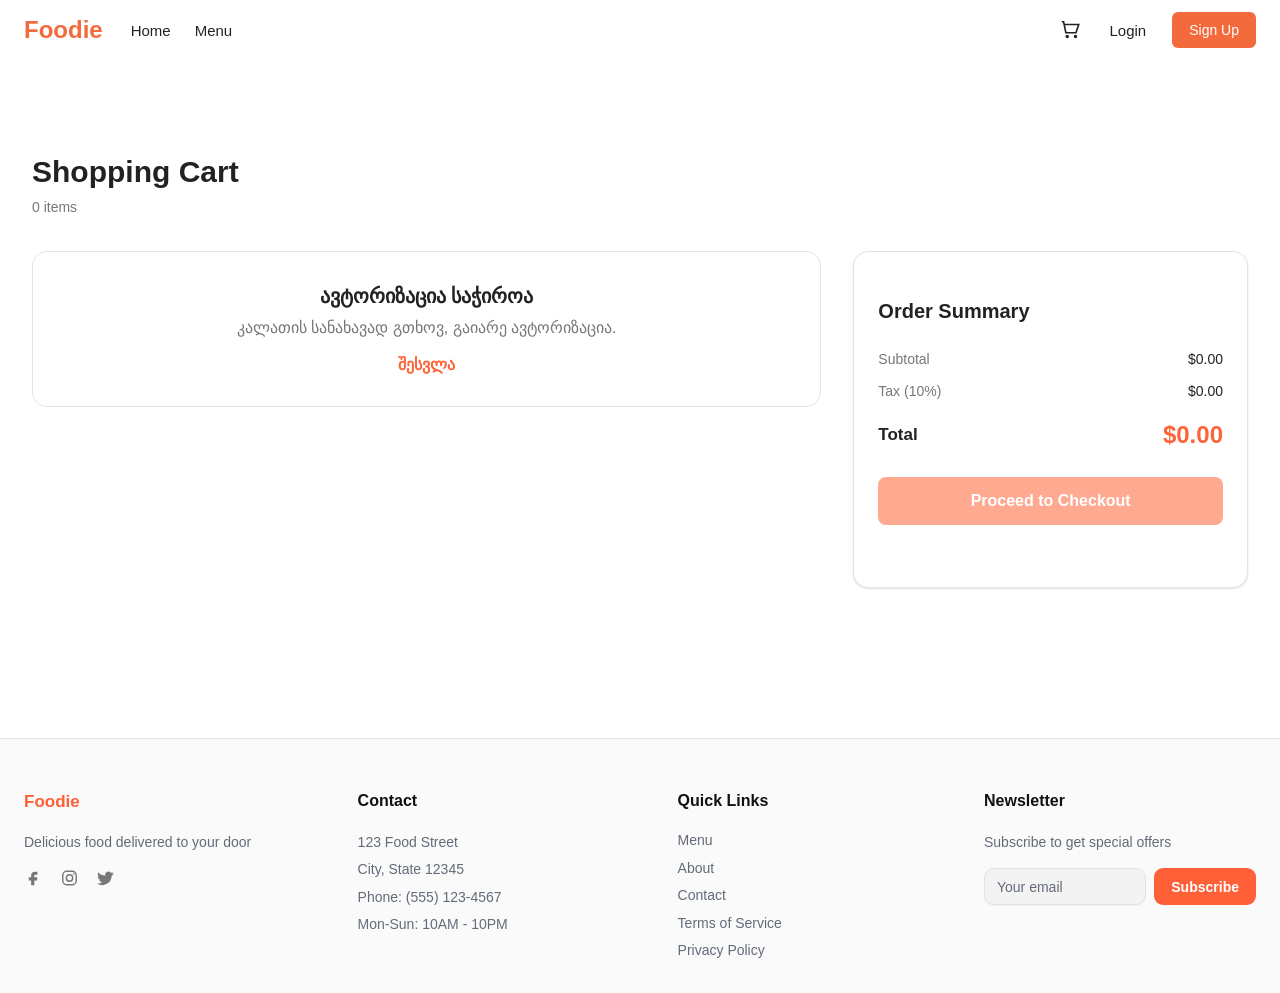
<file: pro1ject/cart.html>
<!DOCTYPE html>
<html lang="en">
<head>
    <meta charset="UTF-8">
    <meta name="viewport" content="width=device-width, initial-scale=1.0">
    <title>Document</title>
  
    <script src="./cart.js" defer></script>

    <link rel="stylesheet" href="./cart.css">
    <link rel="stylesheet" href="./style.css">
</head>
<body>
     <header class="navbar">
        <div class="nav-container">
            <a href="./index.html" class="logo">Foodie</a>

            <nav class="nav-links">
                <a href="./index.html">Home</a>
                <a href="./menu.html">Menu</a>
            </nav>

            <div class="nav-right">
                <a href="#" class="cart" aria-label="Shopping cart">
                    <svg viewBox="0 0 24 24" fill="none"
                         stroke="currentColor" stroke-width="1.8">
                        <path d="M3 3h2l2.5 12h11l3-9H6"/>
                        <circle cx="9" cy="19" r="1"/>
                        <circle cx="18" cy="19" r="1"/>
                    </svg>
                    <span class="cart-count" id="cart-count" aria-live="polite" hidden></span>
                </a>

                <a href="./login.html"  id="loginBtn" class="login">Login</a>
                <a href="./register.html" id="signupBtn" class="signup">Sign Up</a>
                
          <a href="./profile.html" class="profile" id="profileBtn"style="display: none;" aria-label="Profile">
                <svg xmlns="http://www.w3.org/2000/svg"
                width="23" height="23" viewBox="0 0 24 24"
                fill="none" stroke="currentColor"stroke-width="2" stroke-linecap="round"stroke-linejoin="round">
                <circle cx="12" cy="8" r="4"></circle>
                <path d="M5 21v-2a7 7 0 0 1 14 0v2"></path>
    </svg>
</a>
            </div>
        </div>

    </header>





</head>
<body>
  <main class="cart-page">
    <header class="cart-header">
      <h1>Shopping Cart</h1>
      <p id="items-count">0 items</p>
    </header>

    <div class="cart-layout">
      <section
        id="cart-container"
        class="cart-items"
        aria-label="Shopping cart items"
      >
        <p class="cart-message">Loading cart...</p>
      </section>

      <aside class="order-summary">
        <h2>Order Summary</h2>

        <div class="summary-row">
          <span>Subtotal</span>
          <span id="subtotal">$0.00</span>
        </div>

        <div class="summary-row">
          <span>Tax (10%)</span>
          <span id="tax">$0.00</span>
        </div>

        <div class="summary-row total-row">
          <strong>Total</strong>
          <strong id="total">$0.00</strong>
        </div>

        <button id="checkout-btn" class="checkout-btn">
          Proceed to Checkout
        </button>

        <p id="checkout-message" class="checkout-message"></p>
      </aside>
    </div>
  </main>








































    <footer class="site-footer">
  <div class="footer-container">

   
    <section class="footer-column footer-brand" aria-label="About Foodie">
      <h2 class="footer-logo">Foodie</h2>

      <p class="footer-description">
        Delicious food delivered to your door
      </p>

      <nav class="social-links" aria-label="Social media">
        <a
          href="https://www.facebook.com/"
          target="_blank"
          rel="noopener noreferrer"
          aria-label="Facebook"
        >
          <svg viewBox="0 0 24 24" aria-hidden="true">
            <path d="M14 8h3V4h-3c-3.3 0-5 2-5 5v2H6v4h3v6h4v-6h3.3l.7-4h-4V9c0-.7.3-1 1-1Z"/>
          </svg>
        </a>

        <a
          href="https://www.instagram.com/"
          target="_blank"
          rel="noopener noreferrer"
          aria-label="Instagram"
        >
          <svg viewBox="0 0 24 24" aria-hidden="true">
            <rect x="3.5" y="3.5" width="17" height="17" rx="5"/>
            <circle cx="12" cy="12" r="4"/>
            <circle class="icon-dot" cx="17.5" cy="6.8" r="1"/>
          </svg>
        </a>

        <a
          href="https://x.com/"
          target="_blank"
          rel="noopener noreferrer"
          aria-label="X (Twitter)"
        >
          <svg viewBox="0 0 24 24" aria-hidden="true">
            <path d="M22 5.9a8 8 0 0 1-2.4.7 4.2 4.2 0 0 0 1.8-2.3 8.4 8.4 0 0 1-2.7 1 4.2 4.2 0 0 0-7.2 3.8A11.9 11.9 0 0 1 2.9 4.8a4.2 4.2 0 0 0 1.3 5.6 4.1 4.1 0 0 1-1.9-.5v.1a4.2 4.2 0 0 0 3.4 4.1 4.2 4.2 0 0 1-1.9.1 4.2 4.2 0 0 0 3.9 2.9A8.4 8.4 0 0 1 1.5 19a11.9 11.9 0 0 0 18.3-10 8.5 8.5 0 0 0 2.2-2.2Z"/>
          </svg>
        </a>
      </nav>
    </section>


    <section class="footer-column" aria-labelledby="footer-contact">
      <h3 class="footer-heading" id="footer-contact">Contact</h3>

      <address class="contact-details">
        <p>123 Food Street</p>
        <p>City, State 12345</p>
        <p>
          Phone:
          <a href="tel:+15551234567">(555) 123-4567</a>
        </p>
        <p>Mon-Sun: 10AM - 10PM</p>
      </address>
    </section>


    <nav class="footer-column" aria-labelledby="footer-quick-links">
      <h3 class="footer-heading" id="footer-quick-links">
        Quick Links
      </h3>

      <ul class="footer-links">
        <li><a href="#">Menu</a></li>
        <li><a href="#">About</a></li>
        <li><a href="#">Contact</a></li>
        <li><a href="#">Terms of Service</a></li>
        <li><a href="#">Privacy Policy</a></li>
      </ul>
    </nav>


    <section class="footer-column" aria-labelledby="footer-newsletter">
      <h3 class="footer-heading" id="footer-newsletter">
        Newsletter
      </h3>

      <p class="newsletter-description">
        Subscribe to get special offers
      </p>

      <form class="newsletter-form" action="#" method="post">
        <label class="visually-hidden" for="newsletter-email">
          Your email
        </label>

        <input
          id="newsletter-email"
          name="email"
          type="email"
          placeholder="Your email"
          autocomplete="email"
          required
        />

        <button type="submit">Subscribe</button>
      </form>
    </section>

  </div>
</footer>

</body>
</html>
</file>
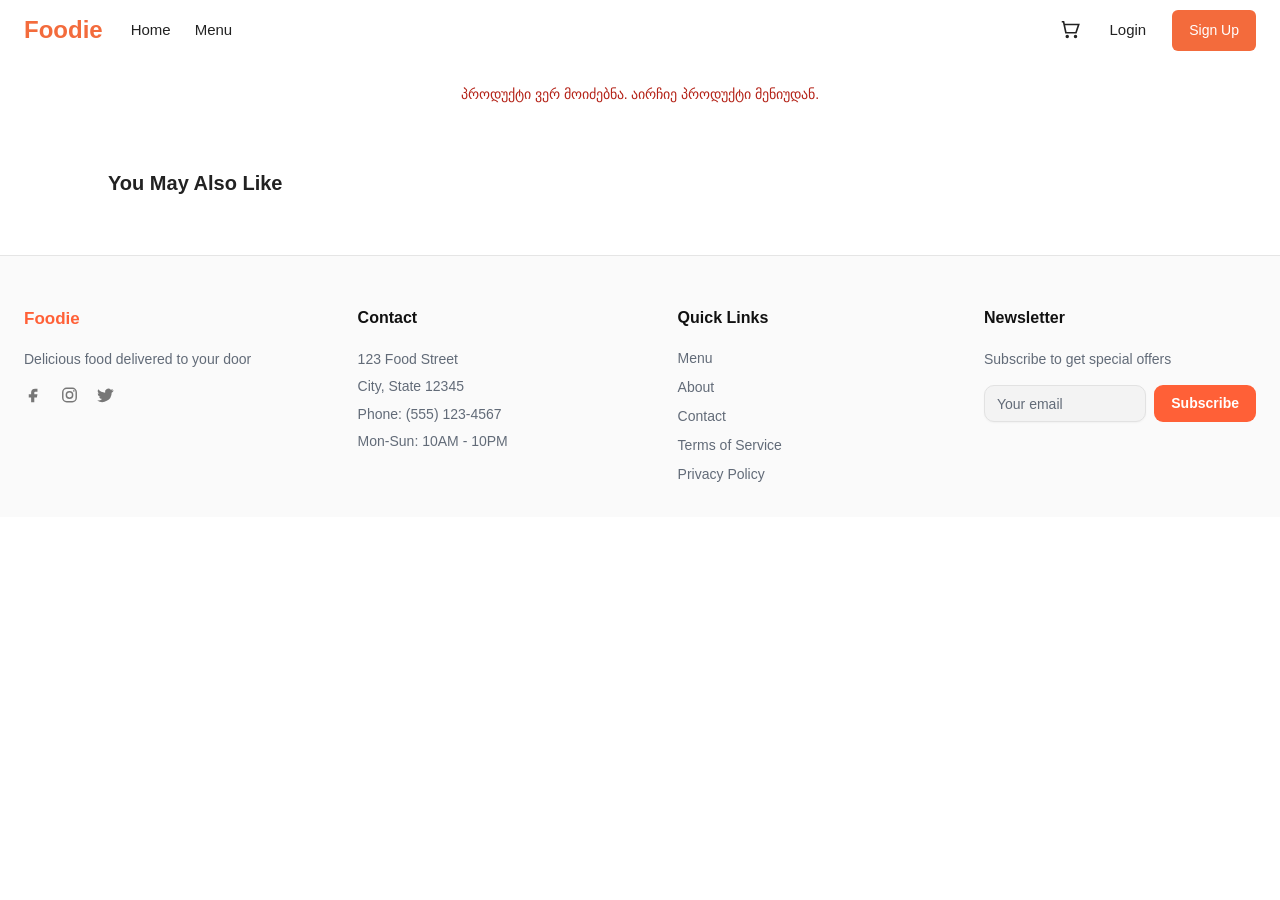
<file: pro1ject/details.html>
<!DOCTYPE html>
<html lang="ka">
<head>
  <meta charset="UTF-8" />
  <meta name="viewport" content="width=device-width, initial-scale=1.0" />

  <title>პროდუქტის დეტალები | Restaurant</title>

  <link rel="stylesheet" href="details.css" />
  <link rel="stylesheet" href="style.css" />
  <script src="details.js" defer></script>
</head>

<body>

 <header class="navbar">
        <div class="nav-container">
            <a href="./index.html" class="logo">Foodie</a>

            <nav class="nav-links">
                <a href="./index.html">Home</a>
                <a href="./menu.html">Menu</a>
            </nav>

            <div class="nav-right">
                <a href="./cart.html" class="cart" aria-label="Shopping cart">
                    <svg viewBox="0 0 24 24" fill="none"
                         stroke="currentColor" stroke-width="1.8">
                        <path d="M3 3h2l2.5 12h11l3-9H6"/>
                        <circle cx="9" cy="19" r="1"/>
                        <circle cx="18" cy="19" r="1"/>
                    </svg>
                    <span class="cart-count" id="cart-count" aria-live="polite" hidden></span>
                </a>

                <a href="./login.html"  id="loginBtn" class="login">Login</a>
                <a href="./register.html" id="signupBtn" class="signup">Sign Up</a>
                
               <a href="./profile.html" class="profile" id="profileBtn"style="display: none;" aria-label="Profile">
                <svg xmlns="http://www.w3.org/2000/svg"
                width="23" height="23" viewBox="0 0 24 24"
                fill="none" stroke="currentColor"stroke-width="2" stroke-linecap="round"stroke-linejoin="round">
                <circle cx="12" cy="8" r="4"></circle>
                <path d="M5 21v-2a7 7 0 0 1 14 0v2"></path>
    </svg>
</a>
            </div>
        </div>
    </header>

  <main class="page-container">

  
    <section class="product-details" id="product-details">
      <div class="loading-state">პროდუქტი იტვირთება...</div>
    </section>

  
    <section class="related-section">
      <h2>You May Also Like</h2>

      <div
        class="related-products"
        id="related-products"
        aria-live="polite"
      >
        <div class="loading-state">პროდუქტები იტვირთება...</div>
      </div>
    </section>

  </main>


  <div
    id="toast"
    class="toast"
    role="status"
    aria-live="polite"
  ></div>





<footer class="site-footer">
  <div class="footer-container">

   
    <section class="footer-column footer-brand" aria-label="About Foodie">
      <h2 class="footer-logo">Foodie</h2>

      <p class="footer-description">
        Delicious food delivered to your door
      </p>

      <nav class="social-links" aria-label="Social media">
        <a
          href="https://www.facebook.com/"
          target="_blank"
          rel="noopener noreferrer"
          aria-label="Facebook"
        >
          <svg viewBox="0 0 24 24" aria-hidden="true">
            <path d="M14 8h3V4h-3c-3.3 0-5 2-5 5v2H6v4h3v6h4v-6h3.3l.7-4h-4V9c0-.7.3-1 1-1Z"/>
          </svg>
        </a>

        <a
          href="https://www.instagram.com/"
          target="_blank"
          rel="noopener noreferrer"
          aria-label="Instagram"
        >
          <svg viewBox="0 0 24 24" aria-hidden="true">
            <rect x="3.5" y="3.5" width="17" height="17" rx="5"/>
            <circle cx="12" cy="12" r="4"/>
            <circle class="icon-dot" cx="17.5" cy="6.8" r="1"/>
          </svg>
        </a>

        <a
          href="https://x.com/"
          target="_blank"
          rel="noopener noreferrer"
          aria-label="X (Twitter)"
        >
          <svg viewBox="0 0 24 24" aria-hidden="true">
            <path d="M22 5.9a8 8 0 0 1-2.4.7 4.2 4.2 0 0 0 1.8-2.3 8.4 8.4 0 0 1-2.7 1 4.2 4.2 0 0 0-7.2 3.8A11.9 11.9 0 0 1 2.9 4.8a4.2 4.2 0 0 0 1.3 5.6 4.1 4.1 0 0 1-1.9-.5v.1a4.2 4.2 0 0 0 3.4 4.1 4.2 4.2 0 0 1-1.9.1 4.2 4.2 0 0 0 3.9 2.9A8.4 8.4 0 0 1 1.5 19a11.9 11.9 0 0 0 18.3-10 8.5 8.5 0 0 0 2.2-2.2Z"/>
          </svg>
        </a>
      </nav>
    </section>


    <section class="footer-column" aria-labelledby="footer-contact">
      <h3 class="footer-heading" id="footer-contact">Contact</h3>

      <address class="contact-details">
        <p>123 Food Street</p>
        <p>City, State 12345</p>
        <p>
          Phone:
          <a href="tel:+15551234567">(555) 123-4567</a>
        </p>
        <p>Mon-Sun: 10AM - 10PM</p>
      </address>
    </section>


    <nav class="footer-column" aria-labelledby="footer-quick-links">
      <h3 class="footer-heading" id="footer-quick-links">
        Quick Links
      </h3>

      <ul class="footer-links">
        <li><a href="#">Menu</a></li>
        <li><a href="#">About</a></li>
        <li><a href="#">Contact</a></li>
        <li><a href="#">Terms of Service</a></li>
        <li><a href="#">Privacy Policy</a></li>
      </ul>
    </nav>


    <section class="footer-column" aria-labelledby="footer-newsletter">
      <h3 class="footer-heading" id="footer-newsletter">
        Newsletter
      </h3>

      <p class="newsletter-description">
        Subscribe to get special offers
      </p>

      <form class="newsletter-form" action="#" method="post">
        <label class="visually-hidden" for="newsletter-email">
          Your email
        </label>

        <input
          id="newsletter-email"
          name="email"
          type="email"
          placeholder="Your email"
          autocomplete="email"
          required
        />

        <button type="submit">Subscribe</button>
      </form>
    </section>

  </div>
</footer>

</body>
</html>
</file>
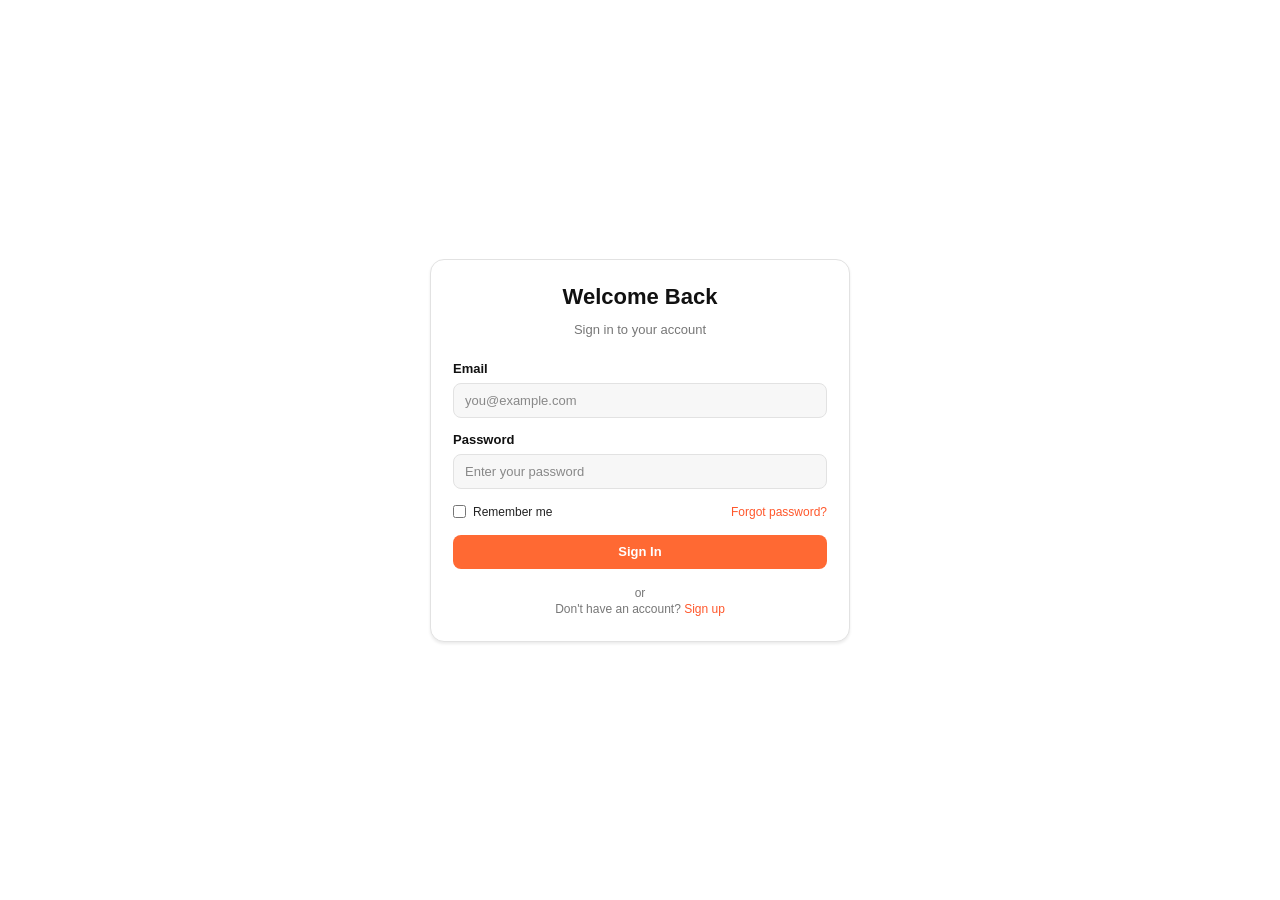
<file: pro1ject/login.html>
<!DOCTYPE html>
<html lang="en">
<head>
    <meta charset="UTF-8">
    <meta name="viewport" content="width=device-width, initial-scale=1.0">
    <title>Login</title>

    <link rel="stylesheet" href="login.css">
    <script src="login.js" defer></script>
</head>
<body>

    <form action="" class="login-form">

        <h2>Welcome Back</h2>
        <p class="subtitle">Sign in to your account</p>

        <div class="form-group">
            <label for="email">Email</label>
            <input
                type="email"
                id="email"
                placeholder="you@example.com"
                required
            >
        </div>

        <div class="form-group">
            <label for="password">Password</label>
            <input
                type="password"
                id="password"
                placeholder="Enter your password"
                required
            >
        </div>

        <div class="options">
            <label class="remember">
                <input type="checkbox">
                Remember me
            </label>

            <a href="#">Forgot password?</a>
        </div>

        <button type="submit">Sign In</button>

        <p class="register-text">
            or<br>
            Don't have an account?
            <a href="register.html">Sign up</a>
        </p>

    </form>

</body>
</html>
</file>
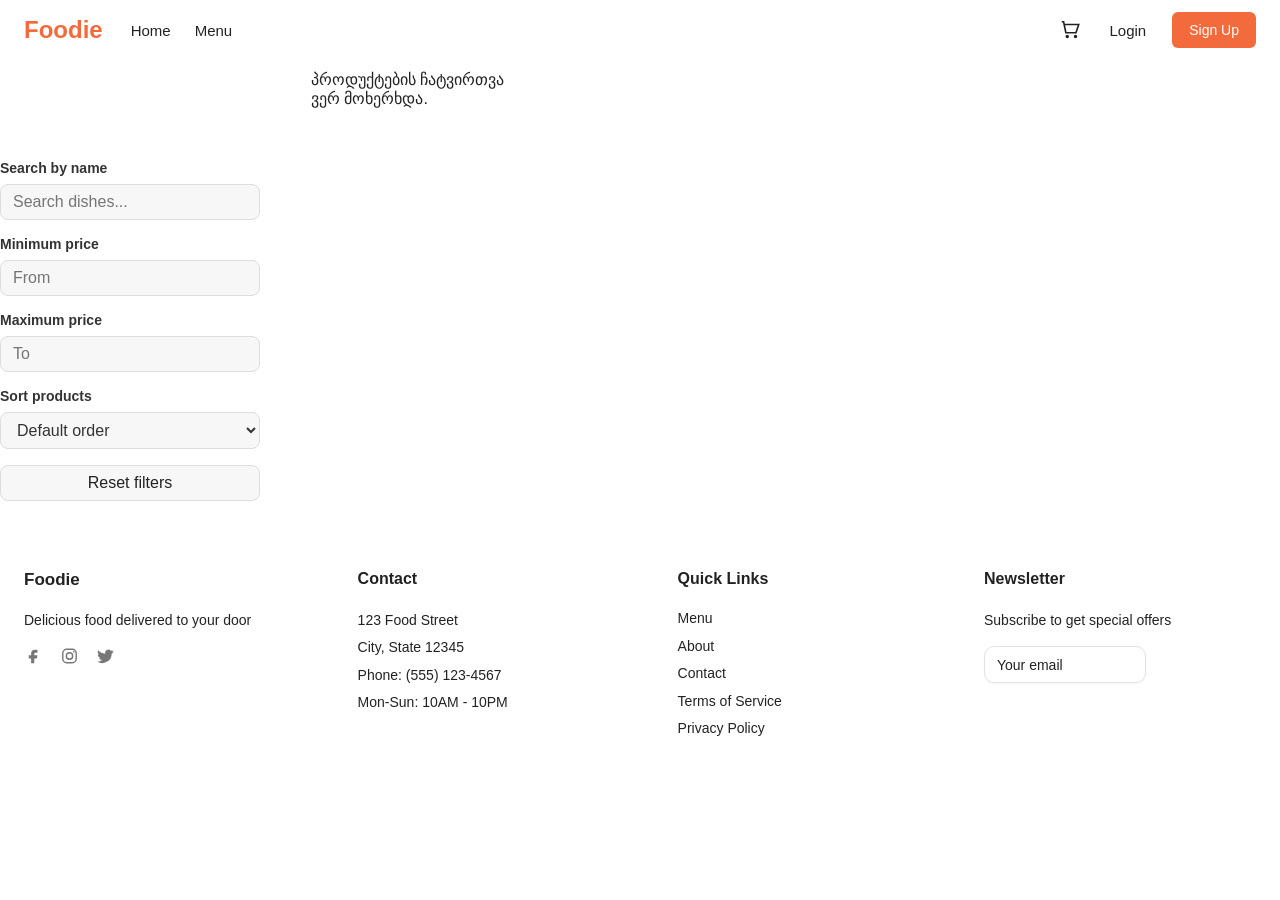
<file: pro1ject/menu.html>
<!DOCTYPE html>
<html lang="en">
<head>
    <meta charset="UTF-8">
    <meta name="viewport" content="width=device-width, initial-scale=1.0">
    <title>Document</title>
    <link rel="stylesheet" href="./menu.css">
    <script src="./menu.js" defer></script>
    <script src="./header.js" defer></script>

  
</head>
<body>
  <div id="site-header"></div>

<main>
  <section id="menu-container" ></section>
</main>

  <header class="navbar">
        <div class="nav-container">
            <a href="./index.html" class="logo">Foodie</a>

            <nav class="nav-links">
                <a href="./index.html">Home</a>
                <a href="./menu.html">Menu</a>
            </nav>

            <div class="nav-right">
                <a href="./cart.html" class="cart" aria-label="Shopping cart">
                    <svg viewBox="0 0 24 24" fill="none"
                         stroke="currentColor" stroke-width="1.8">
                        <path d="M3 3h2l2.5 12h11l3-9H6"/>
                        <circle cx="9" cy="19" r="1"/>
                        <circle cx="18" cy="19" r="1"/>
                    </svg>
                    <span class="cart-count" id="cart-count" aria-live="polite" hidden></span>
                </a>

                <a href="./login.html" class="login">Login</a>
                <a href="./register.html" class="signup">Sign Up</a>


                 <a href="./profile.html" class="profile" id="profileBtn"style="display: none;" aria-label="Profile">
                <svg xmlns="http://www.w3.org/2000/svg"
                width="23" height="23" viewBox="0 0 24 24"
                fill="none" stroke="currentColor"stroke-width="2" stroke-linecap="round"stroke-linejoin="round">
                <circle cx="12" cy="8" r="4"></circle>
                <path d="M5 21v-2a7 7 0 0 1 14 0v2"></path>
    </svg>
</a>
            </div>
        </div>
    </header>








    <footer class="site-footer">
  <div class="footer-container">

   
    <section class="footer-column footer-brand" aria-label="About Foodie">
      <h2 class="footer-logo">Foodie</h2>

      <p class="footer-description">
        Delicious food delivered to your door
      </p>

      <nav class="social-links" aria-label="Social media">
        <a
          href="https://www.facebook.com/"
          target="_blank"
          rel="noopener noreferrer"
          aria-label="Facebook"
        >
          <svg viewBox="0 0 24 24" aria-hidden="true">
            <path d="M14 8h3V4h-3c-3.3 0-5 2-5 5v2H6v4h3v6h4v-6h3.3l.7-4h-4V9c0-.7.3-1 1-1Z"/>
          </svg>
        </a>

        <a
          href="https://www.instagram.com/"
          target="_blank"
          rel="noopener noreferrer"
          aria-label="Instagram"
        >
          <svg viewBox="0 0 24 24" aria-hidden="true">
            <rect x="3.5" y="3.5" width="17" height="17" rx="5"/>
            <circle cx="12" cy="12" r="4"/>
            <circle class="icon-dot" cx="17.5" cy="6.8" r="1"/>
          </svg>
        </a>

        <a
          href="https://x.com/"
          target="_blank"
          rel="noopener noreferrer"
          aria-label="X (Twitter)"
        >
          <svg viewBox="0 0 24 24" aria-hidden="true">
            <path d="M22 5.9a8 8 0 0 1-2.4.7 4.2 4.2 0 0 0 1.8-2.3 8.4 8.4 0 0 1-2.7 1 4.2 4.2 0 0 0-7.2 3.8A11.9 11.9 0 0 1 2.9 4.8a4.2 4.2 0 0 0 1.3 5.6 4.1 4.1 0 0 1-1.9-.5v.1a4.2 4.2 0 0 0 3.4 4.1 4.2 4.2 0 0 1-1.9.1 4.2 4.2 0 0 0 3.9 2.9A8.4 8.4 0 0 1 1.5 19a11.9 11.9 0 0 0 18.3-10 8.5 8.5 0 0 0 2.2-2.2Z"/>
          </svg>
        </a>
      </nav>
    </section>


    <section class="footer-column" aria-labelledby="footer-contact">
      <h3 class="footer-heading" id="footer-contact">Contact</h3>

      <address class="contact-details">
        <p>123 Food Street</p>
        <p>City, State 12345</p>
        <p>
          Phone:
          <a href="tel:+15551234567">(555) 123-4567</a>
        </p>
        <p>Mon-Sun: 10AM - 10PM</p>
      </address>
    </section>


    <nav class="footer-column" aria-labelledby="footer-quick-links">
      <h3 class="footer-heading" id="footer-quick-links">
        Quick Links
      </h3>

      <ul class="footer-links">
        <li><a href="#menu">Menu</a></li>
        <li><a href="#about">About</a></li>
        <li><a href="#contact">Contact</a></li>
        <li><a href="#terms">Terms of Service</a></li>
        <li><a href="#privacy">Privacy Policy</a></li>
      </ul>
    </nav>


    <section class="footer-column" aria-labelledby="footer-newsletter">
      <h3 class="footer-heading" id="footer-newsletter">
        Newsletter
      </h3>

      <p class="newsletter-description">
        Subscribe to get special offers
      </p>

      <form class="newsletter-form" action="#" method="post">
        <label class="visually-hidden" for="newsletter-email">
          Your email
        </label>

        <input
          id="newsletter-email"
          name="email"
          type="email"
          placeholder="Your email"
          autocomplete="email"
          required
        />

        <button type="submit">Subscribe</button>
      </form>
    </section>

  </div>
</footer>
    
</body>
</html>
</file>
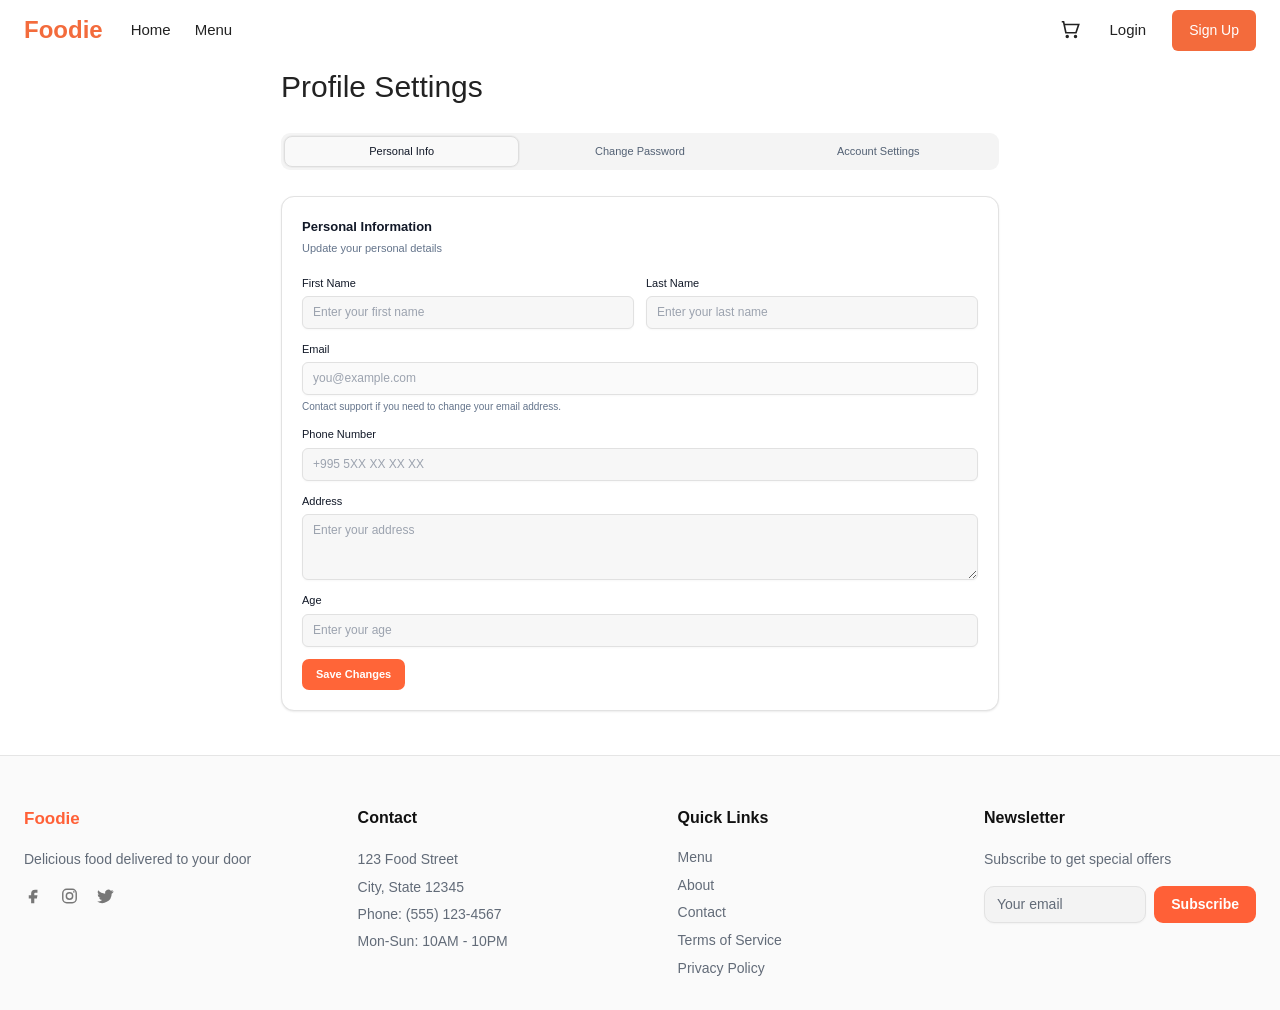
<file: pro1ject/profile.html>
<!DOCTYPE html>
<html lang="ka">
<head>
  <meta charset="UTF-8" />
  <meta name="viewport" content="width=device-width, initial-scale=1.0" />
  <meta
    name="description"
    content="Manage your profile information, password and account settings."
  />
  <title>Profile Settings</title>

 
  <script src="profile.js" defer></script>
   <link rel="stylesheet" href="profile.css" />
   <link rel="stylesheet" href="./style.css">
</head>

<body>

 <header class="navbar">
        <div class="nav-container">
            <a href="./index.html" class="logo">Foodie</a>

            <nav class="nav-links">
                <a href="./index.html">Home</a>
                <a href="./menu.html">Menu</a>
            </nav>

            <div class="nav-right">
                <a href="./cart.html" class="cart" aria-label="Shopping cart">
                    <svg viewBox="0 0 24 24" fill="none"
                         stroke="currentColor" stroke-width="1.8">
                        <path d="M3 3h2l2.5 12h11l3-9H6"/>
                        <circle cx="9" cy="19" r="1"/>
                        <circle cx="18" cy="19" r="1"/>
                    </svg>
                    <span class="cart-count" id="cart-count" aria-live="polite" hidden></span>
                </a>

                <a href="./login.html"  id="loginBtn" class="login">Login</a>
                <a href="./register.html" id="signupBtn" class="signup">Sign Up</a>
                
               <a href="./profile.html" class="profile" id="profileBtn"style="display: none;" aria-label="Profile">
                <svg xmlns="http://www.w3.org/2000/svg"
                width="23" height="23" viewBox="0 0 24 24"
                fill="none" stroke="currentColor"stroke-width="2" stroke-linecap="round"stroke-linejoin="round">
                <circle cx="12" cy="8" r="4"></circle>
                <path d="M5 21v-2a7 7 0 0 1 14 0v2"></path>
    </svg>
</a>
            </div>
        </div>
    </header>






  <main class="settings-page">
    <header class="page-header">
      <div>
        <h1>Profile Settings</h1>
        <p class="page-subtitle">
          Profile Settings
        </p>
      </div>
    </header>

    <nav class="tabs" role="tablist" aria-label="Profile settings">
      <button
        class="tab is-active"
        id="tab-personal"
        type="button"
        role="tab"
        aria-selected="true"
        aria-controls="panel-personal"
        data-tab="personal"
      >
        Personal Info
      </button>

      <button
        class="tab"
        id="tab-password"
        type="button"
        role="tab"
        aria-selected="false"
        aria-controls="panel-password"
        data-tab="password"
        tabindex="-1"
      >
        Change Password
      </button>

      <button
        class="tab"
        id="tab-account"
        type="button"
        role="tab"
        aria-selected="false"
        aria-controls="panel-account"
        data-tab="account"
        tabindex="-1"
      >
        Account Settings
      </button>
    </nav>

    <div class="panels">

   
      <section
        class="panel"
        id="panel-personal"
        role="tabpanel"
        aria-labelledby="tab-personal"
        data-panel="personal"
      >
        <div class="panel-header">
          <h2>Personal Information</h2>
          <p>Update your personal details</p>
        </div>

        <form id="profile-form" novalidate>
        

          <div class="form-grid">
            <div class="form-field">
              <label class="field-label" for="first-name">
                First Name
              </label>
              <input
                class="input"
                type="text"
                id="first-name"
                name="firstName"
                placeholder="Enter your first name"
                autocomplete="given-name"
                minlength="2"
                maxlength="50"
                required
              />
              <small class="field-error" data-error-for="first-name"></small>
            </div>

            <div class="form-field">
              <label class="field-label" for="last-name">
                Last Name
              </label>
              <input
                class="input"
                type="text"
                id="last-name"
                name="lastName"
                placeholder="Enter your last name"
                autocomplete="family-name"
                minlength="2"
                maxlength="50"
                required
              />
              <small class="field-error" data-error-for="last-name"></small>
            </div>
          </div>

          <div class="form-field">
            <label class="field-label" for="email">Email</label>
            <input
              class="input input-readonly"
              type="email"
              id="email"
              name="email"
              placeholder="you@example.com"
              autocomplete="email"
              readonly
              aria-describedby="email-help"
            />
            <small class="field-hint" id="email-help">
              Contact support if you need to change your email address.
            </small>
          </div>

          <div class="form-field">
            <label class="field-label" for="phone">Phone Number</label>
            <input
              class="input"
              type="tel"
              id="phone"
              name="phone"
              placeholder="+995 5XX XX XX XX"
              autocomplete="tel"
              maxlength="25"
            />
            <small class="field-error" data-error-for="phone"></small>
          </div>

          <div class="form-field">
            <label class="field-label" for="address">Address</label>
            <textarea
              class="input textarea"
              id="address"
              name="address"
              placeholder="Enter your address"
              autocomplete="street-address"
              maxlength="250"
              rows="3"
            ></textarea>
          </div>

          <div class="form-field">
            <label class="field-label" for="age">Age</label>
            <input
              class="input"
              type="number"
              id="age"
              name="age"
              placeholder="Enter your age"
              min="1"
              max="120"
              inputmode="numeric"
            />
            <small class="field-error" data-error-for="age"></small>
          </div>

          <div class="form-actions">
            <button class="btn btn-primary" type="submit">
              Save Changes
            </button>
          </div>
        </form>
      </section>

     
      <section
        class="panel"
        id="panel-password"
        role="tabpanel"
        aria-labelledby="tab-password"
        data-panel="password"
        hidden
      >
        <div class="panel-header">
          <h2>Change Password</h2>
          <p>Update your password</p>
        </div>

        <form id="password-form" novalidate>
          <div class="form-field">
            <label class="field-label" for="current-password">
              Current Password
            </label>

            <div class="password-wrapper">
              <input
                class="input"
                type="password"
                id="current-password"
                name="currentPassword"
                autocomplete="current-password"
                required
              />

              <button
                class="password-toggle"
                type="button"
                data-toggle-password="current-password"
                aria-label="Show current password"
                aria-pressed="false"
              >
                <svg viewBox="0 0 24 24" fill="none"
                  stroke="currentColor" stroke-width="1.7"
                  aria-hidden="true">
                  <path d="M2 12s3.6-7 10-7 10 7 10 7-3.6 7-10 7-10-7-10-7Z"/>
                  <circle cx="12" cy="12" r="3"/>
                </svg>
              </button>
            </div>
            <small class="field-error" data-error-for="current-password"></small>
          </div>

          <div class="form-field">
            <label class="field-label" for="new-password">
              New Password
            </label>

            <div class="password-wrapper">
              <input
                class="input"
                type="password"
                id="new-password"
                name="newPassword"
                autocomplete="new-password"
                minlength="8"
                required
                aria-describedby="password-rules"
              />

              <button
                class="password-toggle"
                type="button"
                data-toggle-password="new-password"
                aria-label="Show new password"
                aria-pressed="false"
              >
                <svg viewBox="0 0 24 24" fill="none"
                  stroke="currentColor" stroke-width="1.7"
                  aria-hidden="true">
                  <path d="M2 12s3.6-7 10-7 10 7 10 7-3.6 7-10 7-10-7-10-7Z"/>
                  <circle cx="12" cy="12" r="3"/>
                </svg>
              </button>
            </div>
            <small class="field-error" data-error-for="new-password"></small>
          </div>

          <div class="form-field">
            <label class="field-label" for="confirm-password">
              Confirm New Password
            </label>
            <input
              class="input"
              type="password"
              id="confirm-password"
              name="confirmPassword"
              autocomplete="new-password"
              required
            />
            <small class="field-error" data-error-for="confirm-password"></small>
          </div>

          <ul class="password-rules" id="password-rules">
            <li data-rule="length">At least 8 characters</li>
            <li data-rule="case">Uppercase and lowercase letters</li>
            <li data-rule="number">At least one number</li>
          </ul>

          <div class="form-actions">
            <button class="btn btn-primary" type="submit">
              Update Password
            </button>
          </div>
        </form>
      </section>

   
      <section
        class="panel"
        id="panel-account"
        role="tabpanel"
        aria-labelledby="tab-account"
        data-panel="account"
        hidden
      >
        <div class="panel-header">
          <h2>Account Settings</h2>
          <p>Manage your account</p>
        </div>

        <div class="danger-zone">
          <h3>Danger Zone</h3>
          <p>
            Once you delete your account, there is no going back.
            Please be certain.
          </p>

          <button
            class="btn btn-danger"
            type="button"
            id="delete-account"
          >
            Delete My Account
          </button>
        </div>
      </section>

    </div>

    <div
      class="toast"
      id="toast"
      role="status"
      aria-live="polite"
      hidden
    ></div>
  </main>







<footer class="site-footer">
  <div class="footer-container">

   
    <section class="footer-column footer-brand" aria-label="About Foodie">
      <h2 class="footer-logo">Foodie</h2>

      <p class="footer-description">
        Delicious food delivered to your door
      </p>

      <nav class="social-links" aria-label="Social media">
        <a
          href="https://www.facebook.com/"
          target="_blank"
          rel="noopener noreferrer"
          aria-label="Facebook"
        >
          <svg viewBox="0 0 24 24" aria-hidden="true">
            <path d="M14 8h3V4h-3c-3.3 0-5 2-5 5v2H6v4h3v6h4v-6h3.3l.7-4h-4V9c0-.7.3-1 1-1Z"/>
          </svg>
        </a>

        <a
          href="https://www.instagram.com/"
          target="_blank"
          rel="noopener noreferrer"
          aria-label="Instagram"
        >
          <svg viewBox="0 0 24 24" aria-hidden="true">
            <rect x="3.5" y="3.5" width="17" height="17" rx="5"/>
            <circle cx="12" cy="12" r="4"/>
            <circle class="icon-dot" cx="17.5" cy="6.8" r="1"/>
          </svg>
        </a>

        <a
          href="https://x.com/"
          target="_blank"
          rel="noopener noreferrer"
          aria-label="X (Twitter)"
        >
          <svg viewBox="0 0 24 24" aria-hidden="true">
            <path d="M22 5.9a8 8 0 0 1-2.4.7 4.2 4.2 0 0 0 1.8-2.3 8.4 8.4 0 0 1-2.7 1 4.2 4.2 0 0 0-7.2 3.8A11.9 11.9 0 0 1 2.9 4.8a4.2 4.2 0 0 0 1.3 5.6 4.1 4.1 0 0 1-1.9-.5v.1a4.2 4.2 0 0 0 3.4 4.1 4.2 4.2 0 0 1-1.9.1 4.2 4.2 0 0 0 3.9 2.9A8.4 8.4 0 0 1 1.5 19a11.9 11.9 0 0 0 18.3-10 8.5 8.5 0 0 0 2.2-2.2Z"/>
          </svg>
        </a>
      </nav>
    </section>


    <section class="footer-column" aria-labelledby="footer-contact">
      <h3 class="footer-heading" id="footer-contact">Contact</h3>

      <address class="contact-details">
        <p>123 Food Street</p>
        <p>City, State 12345</p>
        <p>
          Phone:
          <a href="tel:+15551234567">(555) 123-4567</a>
        </p>
        <p>Mon-Sun: 10AM - 10PM</p>
      </address>
    </section>


    <nav class="footer-column" aria-labelledby="footer-quick-links">
      <h3 class="footer-heading" id="footer-quick-links">
        Quick Links
      </h3>

      <ul class="footer-links">
        <li><a href="#">Menu</a></li>
        <li><a href="#">About</a></li>
        <li><a href="#">Contact</a></li>
        <li><a href="#">Terms of Service</a></li>
        <li><a href="#">Privacy Policy</a></li>
      </ul>
    </nav>


    <section class="footer-column" aria-labelledby="footer-newsletter">
      <h3 class="footer-heading" id="footer-newsletter">
        Newsletter
      </h3>

      <p class="newsletter-description">
        Subscribe to get special offers
      </p>

      <form class="newsletter-form" action="#" method="post">
        <label class="visually-hidden" for="newsletter-email">
          Your email
        </label>

        <input
          id="newsletter-email"
          name="email"
          type="email"
          placeholder="Your email"
          autocomplete="email"
          required
        />

        <button type="submit">Subscribe</button>
      </form>
    </section>

  </div>
</footer>




</body>
</html>
</file>
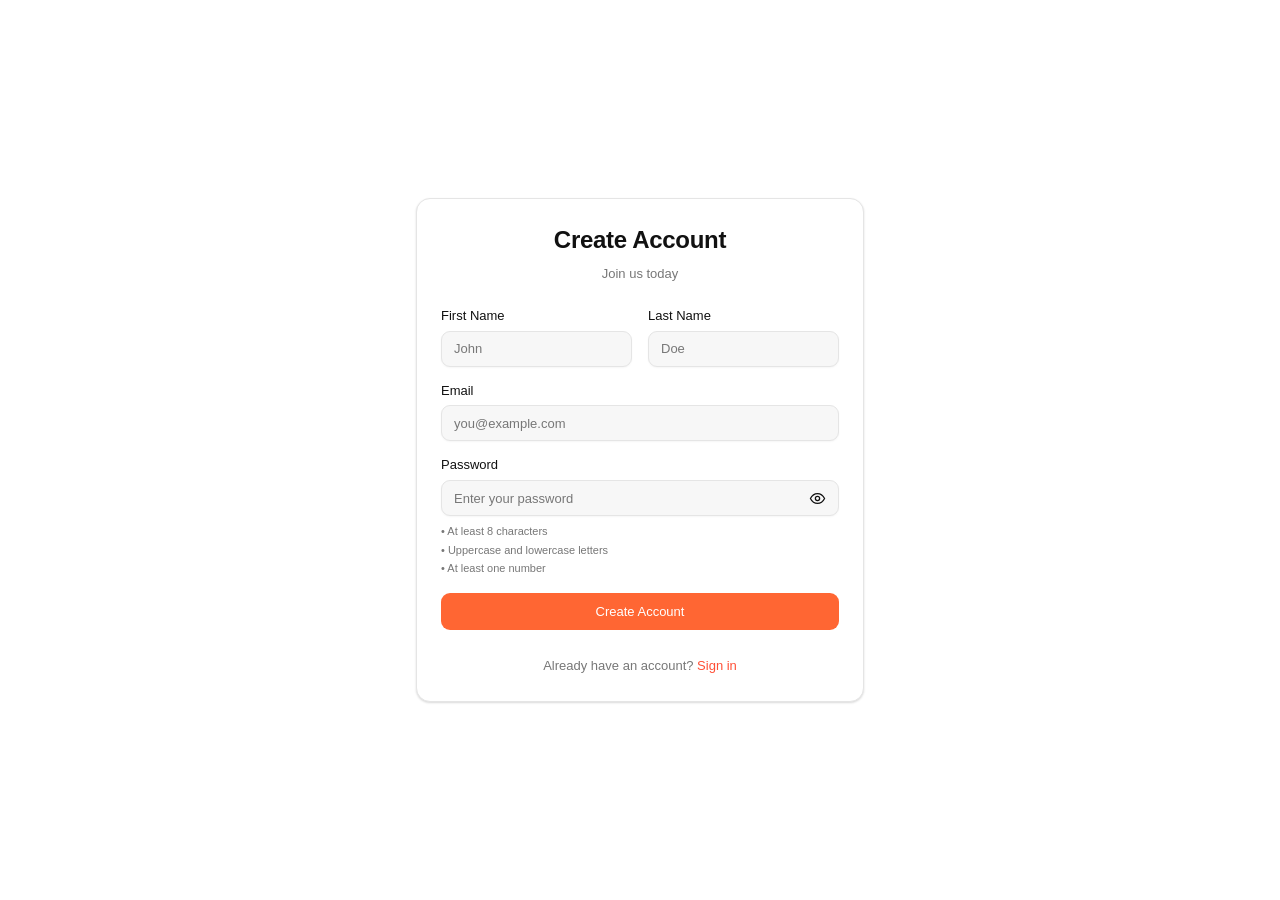
<file: pro1ject/register.html>
<!doctype html>
<html lang="en">
  <head>
    <meta charset="UTF-8" />
    <meta name="viewport" content="width=device-width, initial-scale=1.0" />

    <meta
      name="description"
      content="Create your account to get started."
    />

    <title>Create Account</title>

    <link rel="stylesheet" href="./register.css" />
    <script src="./register.js" defer></script>
  </head>

  <body>
    <main class="register-page">
      <section class="register-card" aria-labelledby="register-title">
        <header class="register-header">
          <h1 id="register-title">Create Account</h1>
          <p>Join us today</p>
        </header>

        <form class="register-form" id="registerForm" action="" method="post">
          <div class="name-fields">
            <div class="form-group">
              <label for="firstName">First Name</label>
              <input id="firstName" name="firstName" type="text" placeholder="John" autocomplete="given-name"  required
              />
            </div>

            <div class="form-group">
              <label for="lastName">Last Name</label>
              <input id="lastName"name="lastName"type="text"placeholder="Doe"autocomplete="family-name"required/>
            </div>
          </div>

          <div class="form-group">
            <label for="email">Email</label>
            <input id="email" name="email" type="email" placeholder="you@example.com" autocomplete="email" required
            />
          </div>

          <div class="form-group">
            <label for="password">Password</label>

            <div class="password-wrapper">
              <input  id="password"  name="password"  type="password"placeholder="Enter your password"autocomplete="new-password"minlength="8"pattern="(?=.*[a-z])(?=.*[A-Z])(?=.*[0-9]).{8,}"aria-describedby="password-rules"/>

              <button class="password-toggle"type="button"aria-label="Show password"aria-press >
                <svg class="eye-icon" xmlns="http://www.w3.org/2000/svg"  width="17" height="17" viewBox="0 0 24 24" fill="none"  stroke="currentColor" stroke-width="1.8" stroke-linecap="round"  stroke-linejoin="round"  aria-hidden="true"
                >
                  <path
                    d="M2 12s3.6-7 10-7 10 7 10 7-3.6 7-10 7-10-7-10-7Z"
                  />
                  <circle cx="12" cy="12" r="3" />
                </svg>
              </button>
            </div>

            <ul class="password-rules" id="password-rules">
              <li>At least 8 characters</li>
              <li>Uppercase and lowercase letters</li>
              <li>At least one number</li>
            </ul>
          </div>

          <button class="submit-button" type="submit">
            Create Account
          </button>

          <p class="login-prompt">
            Already have an account?
            <a href="./login.html">Sign in</a>
          </p>
        </form>
      </section>
    </main>
  </body>
</html>
</file>
<file: pro1ject/cart.css>
body{
 font-family: Arial, Helvetica, sans-serif;
    color: #222;}


.navbar {
    width: 100%;
    height: 60px;
    background: #fff;
    position: fixed;
    top: 0;
    left: 0;
    z-index: 1000;

    transition: background 0.3s ease,
                backdrop-filter 0.3s ease;
}

.navbar.scrolled {
    background: rgba(255, 255, 255, 0.35);

    backdrop-filter: blur(12px);
    -webkit-backdrop-filter: blur(12px);

    border-bottom: 1px solid rgba(255, 255, 255, 0.3);
}

.nav-container {
    width: 100%;
    max-width: 1536px;
    height: 60px;
    margin: 0 auto;
    display: flex;
    align-items: center;
    padding: 0 24px;
}

.profile {
    width: 36px;
    height: 36px;
    display: flex;
    align-items: center;
    justify-content: center;
    background-color: #f45b35;
    color: white;
    border-radius: 10px;
    text-decoration: none;
    cursor: pointer;
}

.logo {
    color: #f36b3c;
    text-decoration: none;
    font-size: 24px;
    font-weight: 700;
    margin-right: 28px;
}


.nav-links {
    display: flex;
    align-items: center;
    gap: 24px;
}

.nav-links a {
    color: #222;
    text-decoration: none;
    font-size: 15px;
    transition: color 0.2s ease;
}

.nav-links a:hover,
.login:hover {
    color: #f36b3c;
}


.nav-right {
    margin-left: auto;
    display: flex;
    align-items: center;
    gap: 26px;
}

.cart {
    width: 24px;
    height: 24px;
    display: flex;
    align-items: center;
    color: #222;
    text-decoration: none;
}

.cart svg {
    width: 22px;
    height: 22px;
}

.login {
    color: #222;
    text-decoration: none;
    font-size: 15px;
}


.signup {
    background: #f36b3c;
    color: #fff;
    padding: 10px 17px;
    border-radius: 6px;
    text-decoration: none;
    font-size: 14px;
    transition: background 0.2s ease;
}

.signup:hover,
.order-btn:hover {
    background: #e95725;
}




:root {
  --accent: #ff6338;
  --text: #111111;
  --muted: #777777;
  --border: #e3e3e3;
  --surface: #ffffff;
  --background: #ffffff;
}

body {
  font-family: Arial, Helvetica, sans-serif;
  color: var(--text);
  background: var(--background);
}

button {
  font: inherit;
}

button:focus-visible {
  outline: 2px solid var(--accent);
  outline-offset: 3px;
}

.cart-page {
  width: min(1502px, calc(100% - 64px));
 margin: 155px auto 150px;
}

.cart-header {
  margin-bottom: 36px;
}

.cart-header h1 {
  font-size: 30px;
  font-weight: 700;
  margin-bottom: 10px;
}

.cart-header p {
  font-size: 14px;
  color: var(--muted);
}

.cart-layout {
  display: grid;
  grid-template-columns: minmax(0, 2fr) minmax(340px, 1fr);
  gap: 32px;
  align-items: start;
}

.cart-items {
  display: flex;
  flex-direction: column;
  gap: 18px;
  min-width: 0;
}

.cart-item {
  display: flex;
  align-items: center;
  gap: 16px;
  min-width: 0;
  padding: 24px;
  background: var(--surface);
  border: 1px solid var(--border);
  border-radius: 15px;
  box-shadow: 0 1px 2px rgb(0 0 0 / 12%);
}

.cart-item-image {
  width: 96px;
  height: 96px;
  flex-shrink: 0;
  object-fit: cover;
  border-radius: 11px;
}

.cart-item-info {
  flex: 1;
  min-width: 0;
}

.cart-item-info h3 {
  font-size: 16px;
  margin-bottom: 6px;
  overflow-wrap: anywhere;
}

.cart-item-info p {
  color: #666666;
  font-size: 14px;
  line-height: 1.5;
  margin-bottom: 14px;
}

.quantity-control {
  display: inline-flex;
  align-items: center;
  justify-content: space-between;
  min-width: 105px;
  height: 35px;
  border: 1px solid var(--border);
  border-radius: 12px;
  overflow: hidden;
}

.quantity-control button {
  width: 34px;
  height: 34px;
  border: none;
  background: white;
  cursor: pointer;
  font-size: 20px;
  color: var(--text);
}

.quantity-control button:hover {
  background: #f5f5f5;
}

.quantity-control span {
  min-width: 24px;
  text-align: center;
  font-size: 14px;
  font-weight: 600;
}

.cart-item-price {
  display: flex;
  flex-direction: column;
  align-items: flex-end;
  gap: 5px;
  min-width: 92px;
  margin-left: auto;
  align-self: stretch;
  justify-content: center;
}

.cart-item-price .each-price {
  color: #777777;
  font-size: 13px;
  white-space: nowrap;
}

.cart-item-price .line-total {
  color: var(--accent);
  font-size: 15px;
  font-weight: 700;
  white-space: nowrap;
}

.remove-btn {
  align-self: flex-start;
  border: none;
  background: transparent;
  color: #ff3030;
  cursor: pointer;
  font-size: 20px;
  padding: 3px;
  line-height: 1;
}

.remove-btn:hover {
  color: #bd0000;
}

.order-summary {
  padding: 48px 24px;
  border: 1px solid var(--border);
  border-radius: 15px;
  background: var(--surface);
  box-shadow: 0 1px 2px rgb(0 0 0 / 12%);
}

.order-summary h2 {
  font-size: 20px;
  margin-bottom: 28px;
}

.summary-row {
  display: flex;
  justify-content: space-between;
  align-items: center;
  gap: 12px;
  margin-bottom: 16px;
  font-size: 14px;
}

.summary-row span:first-child {
  color: var(--muted);
}

.total-row {
  margin-top: 22px;
  margin-bottom: 28px;
  font-size: 17px;
}

.total-row strong:last-child {
  color: var(--accent);
  font-size: 24px;
}

.checkout-btn {
  width: 100%;
  min-height: 48px;
  padding: 12px 16px;
  border: none;
  border-radius: 8px;
  background: var(--accent);
  color: white;
  font-size: 16px;
  font-weight: 600;
  cursor: pointer;
  transition: background 0.2s ease;
}

.checkout-btn:hover {
  background: #ed5128;
}

.checkout-btn:disabled {
  opacity: 0.55;
  cursor: not-allowed;
}

.cart-message {
  color: var(--muted);
  padding: 20px 0;
  line-height: 1.6;
}

.empty-cart {
  padding: 32px 24px;
  text-align: center;
  border: 1px solid var(--border);
  border-radius: 15px;
}

.empty-cart h2 {
  font-size: 20px;
  margin-bottom: 10px;
}

.empty-cart p {
  color: var(--muted);
  margin-bottom: 18px;
}

.continue-shopping {
  display: inline-block;
  color: var(--accent);
  text-decoration: none;
  font-weight: 600;
}

.checkout-message {
  margin-top: 14px;
  color: var(--muted);
  font-size: 13px;
  line-height: 1.5;
}

@media (max-width: 900px) {
  .cart-layout {
    grid-template-columns: 1fr;
  }

  .order-summary {
    padding: 28px 24px;
  }
}

@media (max-width: 560px) {
  .cart-page {
    width: calc(100% - 28px);
    margin: 22px auto;
  }

  .cart-header {
    margin-bottom: 24px;
  }

  .cart-header h1 {
    font-size: 26px;
  }

  .cart-item {
    padding: 14px;
    gap: 12px;
    flex-wrap: wrap;
  }

  .cart-item-image {
    width: 76px;
    height: 76px;
  }

  .cart-item-info {
    flex: 1;
    min-width: 120px;
  }

  .cart-item-info h3 {
    font-size: 15px;
  }

  .cart-item-info p {
    font-size: 12px;
    margin-bottom: 10px;
  }

  .cart-item-price {
    margin-left: auto;
    min-width: auto;
  }

  .remove-btn {
    order: 3;
  }

  .order-summary {
    padding: 24px 18px;
  }
}
</file>
<file: pro1ject/style.css>
*{margin: 0;
    padding: 0;
    box-sizing: border-box;
}
body{
 font-family: Arial, Helvetica, sans-serif;
    color: #222;}


.navbar {
    width: 100%;
    height: 60px;
    background: #fff;
    position: fixed;
    top: 0;
    left: 0;
    z-index: 1000;

    transition: background 0.3s ease,
                backdrop-filter 0.3s ease;
}

.navbar.scrolled {
    background: rgba(255, 255, 255, 0.35);

    backdrop-filter: blur(12px);
    -webkit-backdrop-filter: blur(12px);

    border-bottom: 1px solid rgba(255, 255, 255, 0.3);
}

.nav-container {
    width: 100%;
    max-width: 1536px;
    height: 60px;
    margin: 0 auto;
    display: flex;
    align-items: center;
    padding: 0 24px;
}

.profile {
    width: 36px;
    height: 36px;
    display: flex;
    align-items: center;
    justify-content: center;
    background-color: #f45b35;
    color: white;
    border-radius: 10px;
    text-decoration: none;
    cursor: pointer;
}

.logo {
    color: #f36b3c;
    text-decoration: none;
    font-size: 24px;
    font-weight: 700;
    margin-right: 28px;
}


.nav-links {
    display: flex;
    align-items: center;
    gap: 24px;
}

.nav-links a {
    color: #222;
    text-decoration: none;
    font-size: 15px;
    transition: color 0.2s ease;
}

.nav-links a:hover,
.login:hover {
    color: #f36b3c;
}


.nav-right {
    margin-left: auto;
    display: flex;
    align-items: center;
    gap: 26px;
}

.cart {
    width: 24px;
    height: 24px;
    display: flex;
    align-items: center;
    color: #222;
    text-decoration: none;
}

.cart svg {
    width: 22px;
    height: 22px;
}

.login {
    color: #222;
    text-decoration: none;
    font-size: 15px;
}


.signup {
    background: #f36b3c;
    color: #fff;
    padding: 10px 17px;
    border-radius: 6px;
    text-decoration: none;
    font-size: 14px;
    transition: background 0.2s ease;
}

.signup:hover,
.order-btn:hover {
    background: #e95725;
}


.hero {
    width: 100%;
    min-height: 600px;
    background-image:
        linear-gradient(
            rgba(0, 0, 0, 0.48),
            rgba(0, 0, 0, 0.48)
        ),
        url("https://restaurant.stepacademy.ge/restaurant-food-spread.png");

    background-size: cover;
    background-position: center;
    display: flex;
    align-items: center;
    justify-content: center;
    text-align: center;
    color: #fff;
}

.hero-content {
    width: 100%;
    padding: 30px 20px;
}

.hero h1 {
    font-size: 60px;
    font-weight: 700;
    line-height: 1.25;
    margin-bottom: 12px;
}

.hero p {
    font-size: 25px;
    line-height: 1.5;
    margin-bottom: 24px;
}


.order-btn {
    scale: 1.2;
    display: inline-block;
    padding: 12px 25px;
    background: #f36b3c;
    color: #fff;
    text-decoration: none;
    font-size: 14px;
    border-radius: 6px;
    transition: background 0.2s ease;
}


.popular {
    width: 100%;
    padding: 34px 20px 44px;
    text-align: center;
    background: #fff;
}

.popular > h1 {
    font-size: 30px;
    font-weight: 700;
}



#menu-container {
    width: 100%;
    max-width: 1460px;
    margin: 0 auto;
    padding: 20px 15px 25px;
    display: grid;
    grid-template-columns: repeat(3, 400px);
    gap: 30px;
    justify-content: center;
    box-sizing: border-box;
}



#menu-container *,
#menu-container *::before,
#menu-container *::after {
    box-sizing: border-box;
}



#menu-container .menu-item {
    width: 100%;
    height: 446px;
    box-sizing: border-box;
    display: flex;
    flex-direction: column;
    background-color: #ffffff;
    border: 1px solid #e1e1e1;
    border-radius: 12px;
    overflow: hidden;
    box-shadow: 0 1px 3px rgba(0, 0, 0, 0.12);
    cursor: pointer;
}



#menu-container .menu-item:hover {
    box-shadow: 0 4px 12px rgba(0, 0, 0, 0.13);
    transform: translateY(-2px);
}



#menu-container .menu-item img {
    display: block;

    width: 100%;
    height: 160px;
    min-height: 160px;

    object-fit: cover;
    object-position: center;

    margin: 0;
    padding: 0;

    border: none;
    border-radius: 0;
}



#menu-container .menu-item h3 {
    margin: 20px 13px 10px;
    color: #111111;
    font-size: 14px;
    font-weight: 700;
    line-height: 1.3;
    text-align: left;
}


#menu-container .menu-item p {
    margin: 0 13px 8px;
    color: #444444;
    font-size: 11px;
    font-weight: 400;
    line-height: 1.5;
    text-align: left;
}



#menu-container .menu-item small {
    display: block;
    margin: 0 13px 10px;
    color: #111111;
    font-size: 11px;
    line-height: 1.4;
    text-align: left;
}



#menu-container .menu-item button {
    display: block;
    width: calc(100% - 26px);
    min-height: 29px;
    margin: auto 13px 13px;
    padding: 7px 12px;
    border: 1px solid #ff572d;
    border-radius: 7px;
    background-color: #ff6535;
    color: #ffffff;
    font-family: inherit;
    font-size: 11px;
    font-weight: 600;
    line-height: 1.2;
    text-align: center;
    cursor: pointer;
    transition:
        background-color 0.2s ease,
        border-color 0.2s ease;
}

#menu-container .menu-item button:hover {
    background-color: #ed4f25;
    border-color: #ed4f25;
}

#menu-container .menu-item button:active {
    background-color: #d9431d;
}

#menu-container .menu-item button:focus-visible {
    outline: 2px solid #ff6535;
    outline-offset: 3px;
}

#menu-container .menu-item .menu-price {
    margin: 0 13px 15px;
    color: #ff572d;
    font-size: 18px;
    font-weight: 700;
    line-height: 1.3;
    text-align: left;
}

.story-section {
  width: 100%;
  min-height: 528px;
  display: flex;
  align-items: center;
  justify-content: center;
  background: #fafafa;
  padding: 40px 0;
}

.story-container {
  width: min(1248px, calc(100% - 48px));
  min-height: 400px;
  display: grid;
  grid-template-columns: 600px minmax(0, 1fr);
  align-items: center;
  gap: 48px;
  margin: 0 auto;
}

.story-image {
  width: 100%;
  height: 400px;
  overflow: hidden;
  border-radius: 9px;
}

.story-image img {
  display: block;
  width: 100%;
  height: 100%;
  object-fit: cover;
  object-position: center;
}

.story-content {
  min-width: 0;
  font-family: Arial, Helvetica, sans-serif;
  color: #555;
}

.story-content h2 {
  margin: 0 0 18px;
  color: #080808;
  font-size: 30px;
  line-height: 1.2;
  font-weight: 700;
}

.story-content p {
  margin: 0 0 17px;
  font-size: 16px;
  line-height: 1.6;
  font-weight: 400;
}

.story-button {
  display: inline-flex;
  align-items: center;
  justify-content: center;
  margin-top: 8px;
  padding: 10px 16px;
  border-radius: 8px;
  background: #ff6538;
  color: #fff;
  font-size: 14px;
  line-height: 16px;
  text-decoration: none;
  transition: background-color 0.2s ease;
}

.story-button:hover {
  background: #ed5128;
}



:root {
  --footer-bg: #fafafa;
  --footer-text: #626b78;
  --footer-heading: #111111;
  --footer-accent: #ff6037;
  --footer-border: #e5e5e5;
  --footer-input-bg: #f3f3f3;
}

*,
*::before,
*::after {
  box-sizing: border-box;
}

.site-footer {
  width: 100%;
  background-color: var(--footer-bg);
  border-top: 1px solid var(--footer-border);
  font-family: Arial, Helvetica, sans-serif;
}

.footer-container {
  width: min(100% - 48px, 1512px);
  margin-inline: auto;
  padding-block: 50px 32px;

  display: grid;
  grid-template-columns: 1.05fr 1fr 0.95fr 1fr;
  column-gap: 48px;
  align-items: start;
}

.footer-column {
  min-width: 0;
}

.footer-logo {
  margin: 0;
  color: var(--footer-accent);
  font-size: 17px;
  font-weight: 700;
  line-height: 1.5;
}

.footer-heading {
  margin: 0 0 18px;
  color: var(--footer-heading);
  font-size: 16px;
  font-weight: 700;
  line-height: 1.5;
}

.footer-description,
.newsletter-description {
  margin: 16px 0 0;
  color: var(--footer-text);
  font-size: 14px;
  font-weight: 400;
  line-height: 1.6;
}


.social-links {
  display: flex;
  align-items: center;
  gap: 17px;
  margin-top: 15px;
}

.social-links a {
  display: inline-flex;
  align-items: center;
  justify-content: center;
  width: 19px;
  height: 21px;
  color: #777777;
  text-decoration: none;
  transition: color 180ms ease;
}

.social-links svg {
  display: block;
  width: 20px;
  height: 20px;
  fill: none;
  stroke: currentColor;
  stroke-width: 1.8;
  stroke-linecap: round;
  stroke-linejoin: round;
}

.social-links a:first-child svg,
.social-links a:last-child svg {
  fill: currentColor;
  stroke: none;
}

.social-links .icon-dot {
  fill: currentColor;
  stroke: none;
}

.social-links a:hover,
.social-links a:focus-visible {
  color: var(--footer-accent);
}



.contact-details {
  margin: 0;
  color: var(--footer-text);
  font-size: 14px;
  font-style: normal;
  line-height: 1.6;
}

.contact-details p {
  margin: 0 0 5px;
}

.contact-details a {
  color: inherit;
  text-decoration: none;
  transition: color 180ms ease;
}

.contact-details a:hover,
.contact-details a:focus-visible {
  color: var(--footer-accent);
}



.footer-links {
  display: flex;
  flex-direction: column;
  align-items: flex-start;
  gap: 8px;
  margin: 0;
  padding: 0;
  list-style: none;
}

.footer-links a {
  color: var(--footer-text);
  font-size: 14px;
  line-height: 1.4;
  text-decoration: none;
  transition: color 180ms ease;
}

.footer-links a:hover,
.footer-links a:focus-visible {
  color: var(--footer-accent);
}



.newsletter-description {
  margin-top: 0;
  margin-bottom: 15px;
}

.newsletter-form {
  display: flex;
  align-items: center;
  gap: 8px;
  width: 100%;
}

.newsletter-form input {
  flex: 1;
  min-width: 0;
  height: 37px;
  padding: 0 12px;

  border: 1px solid #e2e2e2;
  border-radius: 10px;
  outline: none;

  background-color: var(--footer-input-bg);
  color: var(--footer-heading);
  font: inherit;
  font-size: 14px;

  box-shadow: 0 1px 2px rgb(0 0 0 / 4%);
  transition:
    border-color 180ms ease,
    box-shadow 180ms ease;
}

.newsletter-form input::placeholder {
  color: var(--footer-text);
  opacity: 1;
}

.newsletter-form input:focus {
  border-color: var(--footer-accent);
  box-shadow: 0 0 0 3px rgb(255 96 55 / 12%);
}

.newsletter-form button {
  flex-shrink: 0;
  min-height: 37px;
  padding: 0 17px;

  border: 0;
  border-radius: 9px;
  background-color: var(--footer-accent);
  color: #ffffff;

  font-family: inherit;
  font-size: 14px;
  font-weight: 600;
  cursor: pointer;

  transition:
    background-color 180ms ease,
    transform 180ms ease;
}

.newsletter-form button:hover {
  background-color: #ed4f28;
}

.newsletter-form button:active {
  transform: translateY(1px);
}



.visually-hidden {
  position: absolute;
  width: 1px;
  height: 1px;
  padding: 0;
  margin: -1px;
  overflow: hidden;
  clip: rect(0, 0, 0, 0);
  white-space: nowrap;
  border: 0;
}

a:focus-visible,
button:focus-visible {
  outline: 2px solid var(--footer-accent);
  outline-offset: 4px;
}



@media (min-width: 1440px) {
    .hero {
        min-height: 680px;
    }

    .hero h1 {
        font-size: clamp(60px, 4.2vw, 76px);
    }

    .hero p {
        font-size: clamp(25px, 1.8vw, 30px);
    }

    #menu-container {
        gap: 30px;
    }

    #menu-container .menu-item {
        min-height: 446px;
    }
}



@media (min-width: 1025px) and (max-width: 1199px) {
    .nav-container {
        padding-inline: 20px;
    }

    .logo {
        font-size: 22px;
        margin-right: 20px;
    }

    .nav-links {
        gap: 16px;
    }

    .nav-links a,
    .login {
        font-size: 14px;
    }

    .nav-right {
        gap: 18px;
    }

    #menu-container {
        gap: 20px;
        padding-inline: 24px;
    }

    .story-container {
        grid-template-columns: minmax(0, 1fr) minmax(0, 1fr);
        gap: 28px;
    }

    .story-image {
        height: 340px;
    }

    .footer-container {
        gap: 24px;
    }
}



@media (min-width: 769px) and (max-width: 1024px) {
    .nav-container {
        padding-inline: 18px;
    }

    .logo {
        font-size: 21px;
        margin-right: 18px;
    }

    .nav-links {
        gap: 14px;
    }

    .nav-links a,
    .login {
        font-size: 13px;
    }

    .nav-right {
        gap: 14px;
    }

    .signup {
        padding: 9px 12px;
        font-size: 13px;
    }

    .hero {
        min-height: 540px;
    }

    .hero h1 {
        font-size: clamp(42px, 5.5vw, 58px);
    }

    .hero p {
        font-size: clamp(19px, 2.5vw, 24px);
    }

    #menu-container {
        grid-template-columns: repeat(2, minmax(0, 400px));
        justify-content: center;
        gap: 24px;
        padding-inline: 20px;
    }

    #menu-container .menu-item {
        min-height: 430px;
    }

    .story-container {
        grid-template-columns: repeat(2, minmax(0, 1fr));
        gap: 24px;
    }

    .story-image {
        height: 320px;
    }

    .story-content h2 {
        font-size: 27px;
    }

    .story-content p {
        font-size: 15px;
    }

    .footer-container {
        grid-template-columns: repeat(2, minmax(0, 1fr));
        gap: 36px 28px;
    }
}



@media (min-width: 481px) and (max-width: 768px) {
    .nav-container {
        padding-inline: 20px;
    }

    .logo {
        font-size: 22px;
    }

    .hero {
        min-height: 500px;
        padding: 80px 20px 40px;
    }

    .hero h1 {
        font-size: clamp(36px, 6vw, 46px);
    }

    .hero p {
        font-size: clamp(17px, 3vw, 21px);
    }

    .popular {
        padding: 34px 20px;
    }

    #menu-container {
        grid-template-columns: minmax(0, 400px);
        justify-content: center;
        gap: 22px;
        padding-inline: 0;
    }

    #menu-container .menu-item {
        min-height: 420px;
    }

    #menu-container .menu-item img {
        height: 190px;
        min-height: 190px;
    }

    #menu-container .menu-item h3 {
        font-size: 16px;
    }

    #menu-container .menu-item p,
    #menu-container .menu-item small {
        font-size: 13px;
    }

    #menu-container .menu-item button {
        min-height: 38px;
        font-size: 13px;
    }

    .story-container {
        width: calc(100% - 40px);
        grid-template-columns: minmax(0, 1fr);
        gap: 24px;
    }

    .story-image {
        height: clamp(240px, 55vw, 360px);
    }

    .story-content h2 {
        font-size: 28px;
    }

    .footer-container {
        width: calc(100% - 40px);
        grid-template-columns: repeat(2, minmax(0, 1fr));
        gap: 32px 24px;
    }
}



@media (min-width: 381px) and (max-width: 480px) {
    .nav-container {
        padding-inline: 14px;
    }

    .logo {
        font-size: 21px;
    }

    .hero {
        min-height: 460px;
        padding: 90px 14px 36px;
    }

    .hero h1 {
        font-size: clamp(31px, 8vw, 38px);
        line-height: 1.2;
    }

    .hero p {
        font-size: 17px;
        line-height: 1.5;
    }

    .order-btn {
        scale: 1;
        padding: 12px 20px;
    }

    .popular {
        padding: 30px 14px;
    }

    .popular > h1 {
        font-size: 25px;
    }

    #menu-container {
        grid-template-columns: minmax(0, 1fr);
        gap: 18px;
        padding: 20px 0;
    }

    #menu-container .menu-item {
        min-height: 0;
    }

    #menu-container .menu-item img {
        height: 185px;
        min-height: 185px;
    }

    #menu-container .menu-item h3 {
        margin-top: 16px;
        font-size: 15px;
    }

    #menu-container .menu-item p,
    #menu-container .menu-item small {
        font-size: 12px;
    }

    #menu-container .menu-item button {
        min-height: 38px;
        font-size: 13px;
    }

    #menu-container .menu-item .menu-price {
        font-size: 18px;
    }

    .story-section {
        padding: 30px 0;
    }

    .story-container {
        width: calc(100% - 28px);
        grid-template-columns: minmax(0, 1fr);
        gap: 20px;
    }

    .story-image {
        height: 240px;
    }

    .story-content h2 {
        font-size: 25px;
    }

    .story-content p {
        font-size: 14px;
    }

    .footer-container {
        width: calc(100% - 32px);
        grid-template-columns: minmax(0, 1fr);
        gap: 28px;
        padding-block: 30px;
    }

    .newsletter-form {
        display: flex;
        flex-wrap: wrap;
    }

    .newsletter-form input,
    .newsletter-form button {
        min-height: 40px;
    }

    .newsletter-form input {
        flex: 1 1 100%;
    }

    .newsletter-form button {
        width: 100%;
    }
}



@media (max-width: 380px) {
    .nav-container {
        padding-inline: 10px;
    }

    .logo {
        font-size: 19px;
    }

    .profile {
        width: 32px;
        height: 32px;
    }

    .hero {
        min-height: 430px;
        padding: 85px 12px 30px;
    }

    .hero h1 {
        font-size: clamp(27px, 8.5vw, 32px);
        line-height: 1.2;
    }

    .hero p {
        font-size: 15px;
        line-height: 1.5;
    }

    .order-btn {
        scale: 1;
        padding: 11px 17px;
        font-size: 13px;
    }

    .popular {
        padding: 26px 12px;
    }

    .popular > h1 {
        font-size: 23px;
    }

    #menu-container {
        grid-template-columns: minmax(0, 1fr);
        gap: 16px;
        padding: 18px 0;
    }

    #menu-container .menu-item {
        min-height: 0;
        border-radius: 10px;
    }

    #menu-container .menu-item img {
        height: 165px;
        min-height: 165px;
    }

    #menu-container .menu-item h3 {
        margin: 15px 12px 9px;
        font-size: 14px;
    }

    #menu-container .menu-item p {
        margin-inline: 12px;
        font-size: 12px;
    }

    #menu-container .menu-item small {
        margin-inline: 12px;
        font-size: 11px;
    }

    #menu-container .menu-item button {
        width: calc(100% - 24px);
        margin-inline: 12px;
        min-height: 38px;
        font-size: 12px;
    }

    #menu-container .menu-item .menu-price {
        margin-inline: 12px;
        font-size: 17px;
    }

    .story-container {
        width: calc(100% - 24px);
        grid-template-columns: minmax(0, 1fr);
        gap: 18px;
    }

    .story-image {
        height: 210px;
    }

    .story-content h2 {
        font-size: 23px;
    }

    .story-content p {
        font-size: 14px;
        line-height: 1.6;
    }

    .story-button {
        padding: 10px 14px;
    }

    .footer-container {
        width: calc(100% - 24px);
        grid-template-columns: minmax(0, 1fr);
        gap: 26px;
        padding-block: 28px;
    }

    .footer-heading {
        font-size: 15px;
    }

    .footer-description,
    .newsletter-description,
    .contact-details,
    .footer-links a {
        font-size: 13px;
    }

    .newsletter-form {
        flex-direction: column;
        align-items: stretch;
    }

    .newsletter-form input,
    .newsletter-form button {
        width: 100%;
        min-height: 40px;
    }
}



@media (max-height: 500px) and (orientation: landscape)
       and (max-width: 900px) {
    .hero {
        min-height: 420px;
    }

    .hero h1 {
        font-size: clamp(30px, 5vw, 42px);
    }

    .hero p {
        font-size: 17px;
    }

    .nav-links {
        max-height: calc(100dvh - 60px);
        overflow-y: auto;
    }
}



@media (hover: none) {
    #menu-container .menu-item:hover {
        transform: none;
    }
}

@media (prefers-reduced-motion: reduce) {
    html {
        scroll-behavior: auto;
    }

    *,
    *::before,
    *::after {
        scroll-behavior: auto !important;
        transition-duration: 0.01ms !important;
        animation-duration: 0.01ms !important;
    }
}
</file>
<file: pro1ject/details.css>
:root {
  --primary: #ff6838;
  --primary-hover: #ed5428;
  --text: #111111;
  --muted: #687080;
  --border: #e5e5e5;
  --surface: #ffffff;
  --background: #ffffff;
  --radius: 10px;
  --shadow: 0 1px 3px rgba(0, 0, 0, 0.12);
}

* {
  box-sizing: border-box;
}

html {
  scroll-behavior: smooth;
}

body {
  margin: 0;
  background: var(--background);
  color: var(--text);
  font-family: Arial, Helvetica, sans-serif;
  font-size: 14px;
  line-height: 1.5;
}

button {
  font: inherit;
}

button:focus-visible {
  outline: 2px solid var(--primary);
  outline-offset: 3px;
}

.page-container {
  width: min(1064px, calc(100% - 40px));
  margin: 0 auto;
  padding: 60px 0 40px;
}



.product-details {
  display: grid;
  grid-template-columns: minmax(0, 480px) minmax(0, 1fr);
  align-items: start;
  gap: 32px;
}

.product-gallery {
  width: 100%;
  overflow: hidden;
  border-radius: var(--radius);
  background: #f4f4f4;
}

.product-main-image {
  display: block;
  width: 100%;
  aspect-ratio: 480 / 360;
  object-fit: cover;
}

.product-info {
  min-width: 0;
}

.product-title {
  margin: -3px 0 7px;
  font-size: 23px;
  line-height: 1.3;
  font-weight: 700;
  overflow-wrap: anywhere;
}

.product-rating {
  display: flex;
  align-items: center;
  gap: 8px;
  margin-bottom: 6px;
  color: var(--muted);
  font-size: 12px;
}

.rating-stars {
  color: #ff9418;
  font-size: 17px;
  letter-spacing: 1px;
}

.rating-value {
  color: var(--muted);
}

.product-price {
  margin: 8px 0 12px;
  color: var(--primary);
  font-size: 23px;
  font-weight: 700;
}

.product-badge {
  display: inline-block;
  margin-bottom: 12px;
  padding: 3px 9px;
  border-radius: 20px;
  background: #e2f7e8;
  color: #228b45;
  font-size: 11px;
}

.product-description {
  margin: 8px 0 18px;
  color: #596273;
  font-size: 13px;
  line-height: 1.65;
  overflow-wrap: anywhere;
}

.details-heading {
  margin: 17px 0 7px;
  font-size: 13px;
  font-weight: 700;
}

.ingredients-list {
  display: flex;
  flex-wrap: wrap;
  gap: 8px 16px;
  margin: 0;
  padding: 0;
  list-style: none;
}

.ingredients-list li {
  position: relative;
  flex: 1 1 180px;
  padding-left: 12px;
  color: #596273;
  font-size: 12px;
  overflow-wrap: anywhere;
}

.ingredients-list li::before {
  position: absolute;
  top: 7px;
  left: 0;
  width: 5px;
  height: 5px;
  border-radius: 50%;
  background: var(--primary);
  content: "";
}

.preparation-text {
  margin: 0;
  color: #596273;
  font-size: 12px;
  line-height: 1.7;
  overflow-wrap: anywhere;
}



.purchase-controls {
  display: flex;
  align-items: center;
  gap: 14px;
  margin-top: 18px;
}

.quantity-control {
  display: inline-flex;
  align-items: center;
  height: 34px;
  overflow: hidden;
  border: 1px solid var(--border);
  border-radius: 8px;
  background: var(--surface);
}

.quantity-btn {
  display: grid;
  width: 32px;
  height: 32px;
  place-items: center;
  border: 0;
  background: transparent;
  cursor: pointer;
}

.quantity-btn:hover:not(:disabled) {
  background: #f5f5f5;
}

.quantity-btn:disabled {
  color: #b8b8b8;
  cursor: not-allowed;
}

.quantity-value {
  min-width: 24px;
  text-align: center;
  font-size: 12px;
  font-weight: 700;
}

.purchase-total {
  color: var(--muted);
  font-size: 12px;
}

.purchase-total strong {
  color: var(--primary);
  font-size: 15px;
}

/* Buttons */

.add-to-cart {
  display: block;
  width: 100%;
  min-height: 38px;
  margin-top: 16px;
  padding: 9px 14px;
  border: 0;
  border-radius: 7px;
  background: var(--primary);
  color: #fff;
  font-weight: 600;
  cursor: pointer;
  transition: background 0.2s, opacity 0.2s;
}

.add-to-cart:hover:not(:disabled) {
  background: var(--primary-hover);
}

.add-to-cart:disabled {
  opacity: 0.6;
  cursor: not-allowed;
}



.related-section {
  margin-top: 40px;
}

.related-section h2 {
  margin: 0 0 18px;
  font-size: 20px;
  line-height: 1.4;
}

.related-products {
  display: grid;
  grid-template-columns: repeat(3, minmax(0, 1fr));
  gap: 16px;
}

.product-card {
  display: flex;
  min-width: 0;
  flex-direction: column;
  overflow: hidden;
  border: 1px solid var(--border);
  border-radius: var(--radius);
  background: var(--surface);
  box-shadow: var(--shadow);
}

.card-image-link {
  display: block;
  overflow: hidden;
  background: #f5f5f5;
  cursor: pointer;
}

.card-image {
  display: block;
  width: 100%;
  aspect-ratio: 4 / 2.5;
  object-fit: cover;
  transition: transform 0.25s;
}

.card-image-link:hover .card-image {
  transform: scale(1.04);
}

.card-content {
  display: flex;
  flex: 1;
  flex-direction: column;
  align-items: stretch;
  padding: 12px 11px 11px;
}

.card-title {
  margin: 0 0 6px;
  font-size: 13px;
  font-weight: 700;
  overflow-wrap: anywhere;
}

.card-title-link {
  color: inherit;
  text-decoration: none;
}

.card-title-link:hover {
  color: var(--primary);
}

.card-description {
  display: -webkit-box;
  min-height: 36px;
  margin: 0 0 8px;
  overflow: hidden;
  color: var(--muted);
  font-size: 11px;
  line-height: 1.5;
  overflow-wrap: anywhere;
  -webkit-box-orient: vertical;
  
}

.card-rating {
  margin-bottom: 4px;
  color: #ff9418;
  font-size: 11px;
}

.card-price {
  margin: 0 0 10px;
  color: var(--primary);
  font-size: 16px;
  font-weight: 700;
}

.card-add-btn {
  min-height: 32px;
  margin-top: auto;
  padding: 7px 10px;
  font-size: 11px;
}



.loading-state,
.empty-state,
.error-state {
  padding: 24px 12px;
  color: var(--muted);
  text-align: center;
}

.error-state {
  grid-column: 1 / -1;
  color: #b42318;
}

.toast {
  position: fixed;
  z-index: 1000;
  right: 20px;
  bottom: 20px;
  max-width: calc(100% - 40px);
  padding: 12px 18px;
  border-radius: 8px;
  background: #202020;
  color: white;
  box-shadow: 0 5px 20px rgba(0, 0, 0, 0.18);
  opacity: 0;
  pointer-events: none;
  transform: translateY(10px);
  transition: opacity 0.2s, transform 0.2s;
}

.toast.is-visible {
  opacity: 1;
  transform: translateY(0);
}



@media (max-width: 760px) {
  .page-container {
    width: min(100% - 28px, 540px);
    padding-top: 16px;
  }

  .product-details {
    grid-template-columns: 1fr;
    gap: 22px;
  }

  .product-title {
    font-size: 22px;
  }

  .related-section {
    margin-top: 34px;
  }

  .related-products {
    grid-template-columns: repeat(2, minmax(0, 1fr));
    gap: 12px;
  }
}

@media (max-width: 420px) {
  .related-products {
    grid-template-columns: 1fr;
  }

  .card-image {
    aspect-ratio: 16 / 9;
  }

  .purchase-controls {
    flex-wrap: wrap;
  }
}
</file>
<file: pro1ject/login.css>
* {
    margin: 0;
    padding: 0;
    box-sizing: border-box;
}

body {
    font-family: Arial, Helvetica, sans-serif;
    background-color: #ffffff;

    min-height: 100vh;
    display: flex;
    justify-content: center;
    align-items: center;
}

.login-form {
    width: 420px;
    max-width: calc(100% - 32px);

    padding: 24px 22px;
    background-color: #ffffff;

    border: 1px solid #e2e2e2;
    border-radius: 14px;

    box-shadow: 0 2px 3px rgba(0, 0, 0, 0.08);
}

.login-form h2 {
    text-align: center;
    font-size: 22px;
    font-weight: 700;
    color: #111111;
    margin-bottom: 12px;
}

.subtitle {
    text-align: center;
    font-size: 13px;
    color: #777777;
    margin-bottom: 24px;
}

.form-group {
    display: flex;
    flex-direction: column;
    margin-bottom: 14px;
}

.form-group label {
    font-size: 13px;
    font-weight: 600;
    margin-bottom: 7px;
    color: #111111;
}

.form-group input {
    width: 100%;
    height: 35px;

    padding: 0 11px;
    font-size: 13px;

    background-color: #f7f7f7;
    border: 1px solid #e2e2e2;
    border-radius: 8px;

    outline: none;
    transition: 0.2s;
}

.form-group input:focus {
    border-color: #ff6933;
    background-color: #ffffff;
    box-shadow: 0 0 0 2px rgba(255, 105, 51, 0.12);
}

.form-group input::placeholder {
    color: #888888;
}

.options {
    display: flex;
    justify-content: space-between;
    align-items: center;
    gap: 8px;
    margin: 16px 0;
    font-size: 12px;
}

.remember {
    display: flex;
    align-items: center;
    gap: 7px;
    color: #222222;
    cursor: pointer;
}

.remember input {
    accent-color: #ff6933;
    cursor: pointer;
}

.options a,
.register-text a {
    color: #ff572b;
    text-decoration: none;
}

.options a:hover,
.register-text a:hover {
    text-decoration: underline;
}

.login-form button {
    width: 100%;
    height: 34px;

    background-color: #ff6933;
    color: #ffffff;

    border: none;
    border-radius: 8px;

    font-size: 13px;
    font-weight: 600;

    cursor: pointer;
    transition: background-color 0.2s;
}

.login-form button:hover {
    background-color: #f4511e;
}

.login-form button:active {
    transform: scale(0.99);
}

.register-text {
    text-align: center;
    color: #777777;
    font-size: 12px;
    line-height: 16px;
    margin-top: 16px;
}


@media (max-width: 480px) {
    .login-form {
        padding: 24px 18px;
    }
}
</file>
<file: pro1ject/menu.css>
*{margin: 0;
    padding: 0;
    box-sizing: border-box;
}
body{
 font-family: Arial, Helvetica, sans-serif;
    color: #222;}


.navbar {
    width: 100%;
    height: 60px;
    background: #fff;
    position: fixed;
    top: 0;
    left: 0;
    z-index: 1000;

    transition: background 0.3s ease,
                backdrop-filter 0.3s ease;
}

.profile {
    width: 36px;
    height: 36px;
    display: flex;
    align-items: center;
    justify-content: center;
    background-color: #f45b35;
    color: white;
    border-radius: 10px;
    text-decoration: none;
    cursor: pointer;
}
.navbar.scrolled {
    background: rgba(255, 255, 255, 0.35);

    backdrop-filter: blur(12px);
    -webkit-backdrop-filter: blur(12px);

    border-bottom: 1px solid rgba(255, 255, 255, 0.3);
}

.nav-container {
    width: 100%;
    max-width: 1536px;
    height: 60px;
    margin: 0 auto;
    display: flex;
    align-items: center;
    padding: 0 24px;
}



.logo {
    color: #f36b3c;
    text-decoration: none;
    font-size: 24px;
    font-weight: 700;
    margin-right: 28px;
}


.nav-links {
    display: flex;
    align-items: center;
    gap: 24px;
}

.nav-links a {
    color: #222;
    text-decoration: none;
    font-size: 15px;
    transition: color 0.2s ease;
}

.nav-links a:hover,
.login:hover {
    color: #f36b3c;
}


.nav-right {
    margin-left: auto;
    display: flex;
    align-items: center;
    gap: 26px;
}

.cart {
    width: 24px;
    height: 24px;
    display: flex;
    align-items: center;
    color: #222;
    text-decoration: none;
}

.cart svg {
    width: 22px;
    height: 22px;
}

.login {
    color: #222;
    text-decoration: none;
    font-size: 15px;
}


.signup {
    background: #f36b3c;
    color: #fff;
    padding: 10px 17px;
    border-radius: 6px;
    text-decoration: none;
    font-size: 14px;
    transition: background 0.2s ease;
}

.signup:hover,
.order-btn:hover {
    background: #e95725;
}






.footer-container {
  width: min(100% - 48px, 1512px);
  margin-inline: auto;
  padding-block: 50px 32px;

  display: grid;
  grid-template-columns: 1.05fr 1fr 0.95fr 1fr;
  column-gap: 48px;
  align-items: start;
}

.footer-column {
  min-width: 0;
}

.footer-logo {
  margin: 0;
  color: var(--footer-accent);
  font-size: 17px;
  font-weight: 700;
  line-height: 1.5;
}

.footer-heading {
  margin: 0 0 18px;
  color: var(--footer-heading);
  font-size: 16px;
  font-weight: 700;
  line-height: 1.5;
}

.footer-description,
.newsletter-description {
  margin: 16px 0 0;
  color: var(--footer-text);
  font-size: 14px;
  font-weight: 400;
  line-height: 1.6;
}






#menu-container {
    width: 100%;
    max-width: 1460px;
    margin: 0 auto ;
    padding: 70px 15px 25px;
    display: grid;
    grid-template-columns: repeat(4, 277px);
    gap: 30px;
    justify-content: center;
    box-sizing: border-box;
   
}



#menu-container *,
#menu-container *::before,
#menu-container *::after {
    box-sizing: border-box;
}






#menu-container .menu-item {
    width: 100%;
    height: 446px;
    box-sizing: border-box;
    display: flex;
    flex-direction: column;
    background-color: #ffffff;
    border: 1px solid #e1e1e1;
    border-radius: 12px;
    overflow: hidden;
    box-shadow: 0 1px 3px rgba(0, 0, 0, 0.12);
    cursor: pointer;
  
}



#menu-container .menu-item:hover {
    box-shadow: 0 4px 12px rgba(0, 0, 0, 0.13);
    transform: translateY(-2px);
}



#menu-container .menu-item img {
    display: block;

    width: 100%;
    height: 160px;
    min-height: 160px;

    object-fit: cover;
    object-position: center;

    margin: 0;
    padding: 0;

    border: none;
    border-radius: 0;
}



#menu-container .menu-item h3 {
    margin: 20px 13px 10px;
    color: #111111;
    font-size: 14px;
    font-weight: 700;
    line-height: 1.3;
    text-align: left;
}


#menu-container .menu-item p {
    margin: 0 13px 8px;
    color: #444444;
    font-size: 11px;
    font-weight: 400;
    line-height: 1.5;
    text-align: left;
}



#menu-container .menu-item small {
    display: block;
    margin: 0 13px 10px;
    color: #111111;
    font-size: 11px;
    line-height: 1.4;
    text-align: left;
}



#menu-container .menu-item button {
    display: block;
    width: calc(100% - 26px);
    min-height: 29px;
    margin: auto 13px 13px;
    padding: 7px 12px;
    border: 1px solid #ff572d;
    border-radius: 7px;
    background-color: #ff6535;
    color: #ffffff;
    font-family: inherit;
    font-size: 11px;
    font-weight: 600;
    line-height: 1.2;
    text-align: center;
    cursor: pointer;
    transition:
        background-color 0.2s ease,
        border-color 0.2s ease;
}

#menu-container .menu-item button:hover {
    background-color: #ed4f25;
    border-color: #ed4f25;
}

#menu-container .menu-item button:active {
    background-color: #d9431d;
}

#menu-container .menu-item button:focus-visible {
    outline: 2px solid #ff6535;
    outline-offset: 3px;
}

#menu-container .menu-item .menu-price {
    margin: 0 13px 15px;
    color: #ff572d;
    font-size: 18px;
    font-weight: 700;
    line-height: 1.3;
    text-align: left;
}


.social-links {
  display: flex;
  align-items: center;
  gap: 17px;
  margin-top: 15px;
}

.social-links a {
  display: inline-flex;
  align-items: center;
  justify-content: center;
  width: 19px;
  height: 21px;
  color: #777777;
  text-decoration: none;
  transition: color 180ms ease;
}

.social-links svg {
  display: block;
  width: 20px;
  height: 20px;
  fill: none;
  stroke: currentColor;
  stroke-width: 1.8;
  stroke-linecap: round;
  stroke-linejoin: round;
}

.social-links a:first-child svg,
.social-links a:last-child svg {
  fill: currentColor;
  stroke: none;
}

.social-links .icon-dot {
  fill: currentColor;
  stroke: none;
}

.social-links a:hover,
.social-links a:focus-visible {
  color: var(--footer-accent);
}



.contact-details {
  margin: 0;
  color: var(--footer-text);
  font-size: 14px;
  font-style: normal;
  line-height: 1.6;
}

.contact-details p {
  margin: 0 0 5px;
}

.contact-details a {
  color: inherit;
  text-decoration: none;
  transition: color 180ms ease;
}

.contact-details a:hover,
.contact-details a:focus-visible {
  color: var(--footer-accent);
}



.footer-links {
  display: flex;
  flex-direction: column;
  align-items: flex-start;
  gap: 8px;
  margin: 0;
  padding: 0;
  list-style: none;
}

.footer-links a {
  color: var(--footer-text);
  font-size: 14px;
  line-height: 1.4;
  text-decoration: none;
  transition: color 180ms ease;
}

.footer-links a:hover,
.footer-links a:focus-visible {
  color: var(--footer-accent);
}



.newsletter-description {
  margin-top: 0;
  margin-bottom: 15px;
}

.newsletter-form {
  display: flex;
  align-items: center;
  gap: 8px;
  width: 100%;
}

.newsletter-form input {
  flex: 1;
  min-width: 0;
  height: 37px;
  padding: 0 12px;

  border: 1px solid #e2e2e2;
  border-radius: 10px;
  outline: none;

  background-color: var(--footer-input-bg);
  color: var(--footer-heading);
  font: inherit;
  font-size: 14px;

  box-shadow: 0 1px 2px rgb(0 0 0 / 4%);
  transition:
    border-color 180ms ease,
    box-shadow 180ms ease;
}

.newsletter-form input::placeholder {
  color: var(--footer-text);
  opacity: 1;
}

.newsletter-form input:focus {
  border-color: var(--footer-accent);
  box-shadow: 0 0 0 3px rgb(255 96 55 / 12%);
}

.newsletter-form button {
  flex-shrink: 0;
  min-height: 37px;
  padding: 0 17px;

  border: 0;
  border-radius: 9px;
  background-color: var(--footer-accent);
  color: #ffffff;

  font-family: inherit;
  font-size: 14px;
  font-weight: 600;
  cursor: pointer;

  transition:
    background-color 180ms ease,
    transform 180ms ease;
}

.newsletter-form button:hover {
  background-color: #ed4f28;
}

.newsletter-form button:active {
  transform: translateY(1px);
}



.visually-hidden {
  position: absolute;
  width: 1px;
  height: 1px;
  padding: 0;
  margin: -1px;
  overflow: hidden;
  clip: rect(0, 0, 0, 0);
  white-space: nowrap;
  border: 0;
}

a:focus-visible,
button:focus-visible {
  outline: 2px solid var(--footer-accent);
  outline-offset: 4px;
}



@media (max-width: 1100px) {
  .footer-container {
    grid-template-columns: repeat(2, minmax(0, 1fr));
    column-gap: 40px;
    row-gap: 36px;
    padding-block: 40px;
  }
}

@media (max-width: 560px) {
  .footer-container {
    width: min(100% - 40px, 420px);
    grid-template-columns: minmax(0, 1fr);
    gap: 30px;
    padding-block: 32px;
  }

  .footer-heading {
    margin-bottom: 12px;
  }

  .footer-description {
    margin-top: 10px;
  }

  .newsletter-form {
    max-width: 100%;
  }

  .newsletter-form button {
    padding-inline: 14px;
  }
}

@media (prefers-reduced-motion: reduce) {
  *,
  *::before,
  *::after {
    scroll-behavior: auto !important;
    transition-duration: 0.01ms !important;
    animation-duration: 0.01ms !important;
    animation-iteration-count: 1 !important;
  }
}


main {
  width: 100%;
  max-width: 1400px;
  margin: 0 auto;
  padding: px;
  box-sizing: border-box;

  display: grid;
  grid-template-columns: 260px minmax(0, 1fr);
  align-items: start;
  gap: 36px;
}


main section {
  width: 100%;
  max-width: 260px;
  min-width: 0;
  box-sizing: border-box;
}


.menu-filters {
  display: flex;
  flex-direction: column;
  align-items: stretch;
  gap: 16px;

  width: 100%;
  margin: 0;
  padding: 0;
margin-top: 160px;
  border: none;
  border-radius: 0;
  box-sizing: border-box;
}


.filter-field {
  display: flex;
  flex-direction: column;
  min-width: 0;
  gap: 8px;
  
}

.filter-field label {
  color: #333;
  font-size: 14px;
  font-weight: 600;
}


.filter-field input,
.filter-field select {
  width: 100%;
  min-height: 36px;
  padding: 8px 12px;
  box-sizing: border-box;

  color: #333;
  background: #f7f7f7;
  border: 1px solid #ddd;
  border-radius: 8px;
  font: inherit;
}

.filter-field input:focus-visible,
.filter-field select:focus-visible,
#reset-filters:focus-visible {
  outline: 2px solid #ff6837;
  outline-offset: 3px;
}


#reset-filters {
  width: 100%;
  min-height: 36px;
  padding: 8px 12px;

  color: #222;
  background: #f7f7f7;
  border: 1px solid #ddd;
  border-radius: 8px;

  font: inherit;
  cursor: pointer;
  transition: background 0.2s ease;
}

#reset-filters:hover {
  background: #eee;
}


#filter-status {
  margin: 0;
  color: #666;
  font-size: 14px;
}


#menu-container {
  display: grid;
  grid-template-columns: repeat(4, minmax(0, 1fr));
  gap: 16px;

  width: 100%;
  min-width: 0;
}

#menu-container[aria-busy="true"] {
  opacity: 0.7;
}

#menu-container .no-products {
  grid-column: 1 / -1;
  padding: 24px 0;
  color: #666;
  text-align: center;
}

.menu-item-details {
  display: block;
  color: inherit;
  text-decoration: none;
}

.menu-item-details:focus-visible {
  outline: 2px solid #ff6837;
  outline-offset: 4px;
}

.menu-product-name,
.menu-product-description {
  overflow-wrap: anywhere;
}


@media (max-width: 1100px) {
  main {
    grid-template-columns: 230px minmax(0, 1fr);
    gap: 24px;
  }

  #menu-container {
    grid-template-columns: repeat(2, minmax(0, 1fr));
  }
}


@media (max-width: 650px) {
  main {
    grid-template-columns: minmax(0, 1fr);
    gap: 24px;
    padding: 16px;
  }

  main section {
    max-width: none;
  }

  #menu-container {
    grid-template-columns: repeat(2, minmax(0, 1fr));
    gap: 12px;
  }
}

@media (max-width: 400px) {
  #menu-container {
    grid-template-columns: minmax(0, 1fr);
  }
}
</file>
<file: pro1ject/profile.css>
:root {
  color-scheme: light;

  --color-primary: #ff6538;
  --color-primary-hover: #ed5127;
  --color-danger: #f45f68;
  --color-danger-hover: #e64b55;

  --color-text: #111827;
  --color-muted: #64748b;
  --color-border: #e2e2e2;
  --color-surface: #ffffff;
  --color-input: #f7f7f7;
  --color-tabs: #f4f4f4;
  --color-avatar: #f4f4f4;
  --color-error: #dc2626;
  --color-success: #15803d;

  --radius-sm: 6px;
  --radius-md: 9px;
  --radius-lg: 13px;

  --shadow-card:
    0 1px 2px rgb(0 0 0 / 8%),
    0 0 1px rgb(0 0 0 / 5%);

  --transition-fast: 160ms ease;
}



* {
  box-sizing: border-box;
}

html {
  min-width: 320px;
  scroll-behavior: smooth;
}

body {
  margin: 0;
  min-height: 100vh;
  background: var(--color-surface);
  color: var(--color-text);
  font-family:
    Inter,
    -apple-system,
    BlinkMacSystemFont,
    "Segoe UI",
    Arial,
    sans-serif;
  font-size: 13px;
  line-height: 1.5;
  -webkit-font-smoothing: antialiased;
}

button,
input,
textarea {
  font: inherit;
}

button {
  -webkit-tap-highlight-color: transparent;
}

button:focus-visible,
input:focus-visible,
textarea:focus-visible {
  outline: 3px solid rgb(255 101 56 / 25%);
  outline-offset: 2px;
}

[hidden] {
  display: none !important;
}



.settings-page {
  width: min(100% - 40px, 718px);
  margin: 26px auto 44px;
}

.page-header {
  margin-bottom: 24px;
}

.page-header h1 {
  margin: 0;
  color: #080808;
  font-size: 24px;
  font-weight: 700;
  line-height: 1.3;
  letter-spacing: -0.55px;
}

.page-subtitle {
  margin: 7px 0 0;
  color: black 2;
  font-size: 30px;
  font-style: bold 21px black;
}



.tabs {
  display: grid;
  grid-template-columns: repeat(3, minmax(0, 1fr));
  gap: 3px;
  padding: 3px;
  margin-bottom: 26px;
  border-radius: var(--radius-md);
  background: var(--color-tabs);
}

.tab {
  display: inline-flex;
  min-width: 0;
  min-height: 30px;
  align-items: center;
  justify-content: center;
  padding: 6px 10px;
  border: 1px solid transparent;
  border-radius: 8px;
  background: transparent;
  color: #536174;
  cursor: pointer;
  font-size: 11px;
  font-weight: 400;
  text-align: center;
  transition:
    background var(--transition-fast),
    border-color var(--transition-fast),
    color var(--transition-fast),
    box-shadow var(--transition-fast);
}

.tab:hover {
  color: var(--color-text);
}

.tab.is-active {
  border-color: #dedede;
  background: #f9f9f9;
  color: #111827;
  box-shadow: 0 0 0 1px rgb(0 0 0 / 3%);
}

.tab.is-active:focus-visible {
  outline-color: rgb(255 101 56 / 75%);
}


.panels {
  min-width: 0;
}

.panel {
  padding: 20px;
  border: 1px solid var(--color-border);
  border-radius: var(--radius-lg);
  background: var(--color-surface);
  box-shadow: var(--shadow-card);
  animation: panel-enter 180ms ease both;
}

.panel-header {
  margin-bottom: 18px;
}

.panel-header h2 {
  margin: 0;
  color: #111827;
  font-size: 13px;
  font-weight: 600;
  line-height: 1.5;
}

.panel-header p {
  margin: 4px 0 0;
  color: var(--color-muted);
  font-size: 11px;
}



.avatar-section {
  margin-bottom: 14px;
}

.avatar {
  display: flex;
  width: 64px;
  height: 64px;
  align-items: center;
  justify-content: center;
  overflow: hidden;
  margin-bottom: 16px;
  border-radius: 50%;
  background: var(--color-avatar);
  color: #171717;
}

.avatar-icon {
  width: 28px;
  height: 28px;
  flex-shrink: 0;
}

.avatar img {
  display: block;
  width: 100%;
  height: 100%;
  object-fit: cover;
}



.form-grid {
  display: grid;
  grid-template-columns: repeat(2, minmax(0, 1fr));
  gap: 12px;
}

.form-field {
  min-width: 0;
  margin-bottom: 12px;
}

.field-label {
  display: block;
  margin-bottom: 5px;
  color: #111827;
  font-size: 11px;
  font-weight: 500;
}

.input {
  display: block;
  width: 100%;
  min-height: 30px;
  padding: 7px 10px;
  border: 1px solid #e1e1e1;
  border-radius: var(--radius-sm);
  background: var(--color-input);
  color: #111827;
  font-size: 12px;
  line-height: 1.4;
  box-shadow: 0 1px 2px rgb(0 0 0 / 3%);
  transition:
    border-color var(--transition-fast),
    background var(--transition-fast),
    box-shadow var(--transition-fast);
}

.input::placeholder {
  color: #9ca3af;
}

.input:hover {
  border-color: #d2d2d2;
}

.input:focus {
  border-color: var(--color-primary);
  background: #fff;
  outline: none;
  box-shadow: 0 0 0 3px rgb(255 101 56 / 10%);
}

.input-readonly {
  background: #fafafa;
  color: #718096;
  cursor: default;
}

.input[type="file"] {
  min-height: 30px;
  padding: 4px 8px;
  cursor: pointer;
}

.input[type="file"]::file-selector-button {
  margin-right: 10px;
  padding: 3px 8px;
  border: 0;
  border-radius: 4px;
  background: #eaeaea;
  color: #374151;
  cursor: pointer;
  font-size: 11px;
}

.textarea {
  min-height: 52px;
  resize: vertical;
}

.field-hint {
  display: block;
  margin-top: 4px;
  color: var(--color-muted);
  font-size: 10px;
  line-height: 1.5;
}

.field-error {
  display: block;
  min-height: 0;
  margin-top: 4px;
  color: var(--color-error);
  font-size: 11px;
}

.field-error:empty {
  display: none;
}

.input.is-invalid {
  border-color: var(--color-error);
}

.input.is-invalid:focus {
  box-shadow: 0 0 0 3px rgb(220 38 38 / 10%);
}



.password-wrapper {
  position: relative;
}

.password-wrapper .input {
  padding-right: 42px;
}

.password-toggle {
  position: absolute;
  top: 50%;
  right: 8px;
  display: flex;
  width: 26px;
  height: 26px;
  align-items: center;
  justify-content: center;
  padding: 4px;
  transform: translateY(-50%);
  border: 0;
  border-radius: 5px;
  background: transparent;
  color: #333;
  cursor: pointer;
  transition: background var(--transition-fast);
}

.password-toggle:hover {
  background: #eaeaea;
}

.password-toggle svg {
  width: 15px;
  height: 15px;
}



.password-rules {
  display: grid;
  gap: 2px;
  margin: 0 0 12px;
  padding: 0;
  list-style: none;
  color: var(--color-muted);
  font-size: 10px;
}

.password-rules li::before {
  content: "· ";
  font-weight: 700;
}

.password-rules li.is-valid {
  color: var(--color-success);
}

.password-rules li.is-valid::before {
  content: "✓ ";
}


.form-actions {
  display: flex;
  align-items: center;
  gap: 10px;
  margin-top: 12px;
}

.btn {
  display: inline-flex;
  min-height: 30px;
  align-items: center;
  justify-content: center;
  padding: 7px 13px;
  border: 1px solid transparent;
  border-radius: 7px;
  font-size: 11px;
  font-weight: 600;
  line-height: 1.4;
  cursor: pointer;
  transition:
    background var(--transition-fast),
    border-color var(--transition-fast),
    transform var(--transition-fast),
    box-shadow var(--transition-fast);
}

.btn:active {
  transform: translateY(1px);
}

.btn:disabled {
  opacity: 0.65;
  cursor: not-allowed;
}

.btn-primary {
  background: var(--color-primary);
  color: #fff;
}

.btn-primary:hover:not(:disabled) {
  background: var(--color-primary-hover);
  box-shadow: 0 2px 6px rgb(255 101 56 / 20%);
}

.btn-danger {
  background: var(--color-danger);
  color: #fff;
}

.btn-danger:hover:not(:disabled) {
  background: var(--color-danger-hover);
}



.danger-zone {
  padding: 20px;
  border: 1px solid #ff3f46;
  border-radius: var(--radius-md);
  background: #fff;
}

.danger-zone h3 {
  margin: 0 0 8px;
  color: #ff1f2a;
  font-size: 14px;
  font-weight: 600;
}

.danger-zone p {
  margin: 0 0 12px;
  color: var(--color-muted);
  font-size: 11px;
  line-height: 1.6;
}



.toast {
  position: fixed;
  z-index: 100;
  right: 24px;
  bottom: 24px;
  max-width: min(360px, calc(100vw - 32px));
  padding: 12px 16px;
  border: 1px solid #e5e7eb;
  border-radius: 9px;
  background: #fff;
  color: #111827;
  box-shadow: 0 8px 28px rgb(0 0 0 / 12%);
  font-size: 12px;
  animation: toast-enter 180ms ease both;
}



@media (min-width: 1000px) {
  .settings-page {
    width: min(100% - 48px, 718px);
    margin-top: 26px;
  }
}

@media (max-width: 560px) {
  .settings-page {
    width: calc(100% - 28px);
    margin: 22px auto 28px;
  }

  .page-header {
    margin-bottom: 20px;
  }

  .page-header h1 {
    font-size: 22px;
  }

  .page-subtitle {
    max-width: 340px;
  }

  .tabs {
    margin-bottom: 18px;
    gap: 2px;
  }

  .tab {
    min-height: 40px;
    padding: 5px 3px;
    font-size: 10px;
  }

  .panel {
    padding: 16px;
    border-radius: 11px;
  }

  .form-grid {
    grid-template-columns: 1fr;
    gap: 0;
  }

  .danger-zone {
    padding: 16px;
  }

  .toast {
    right: 14px;
    bottom: 14px;
  }
}

@media (prefers-reduced-motion: reduce) {
  *,
  *::before,
  *::after {
    scroll-behavior: auto !important;
    animation-duration: 0.01ms !important;
    animation-iteration-count: 1 !important;
    transition-duration: 0.01ms !important;
  }
}



@keyframes panel-enter {
  from {
    opacity: 0;
    transform: translateY(3px);
  }

  to {
    opacity: 1;
    transform: translateY(0);
  }
}

@keyframes toast-enter {
  from {
    opacity: 0;
    transform: translateY(8px);
  }

  to {
    opacity: 1;
    transform: translateY(0);
  }
}
</file>
<file: pro1ject/register.css>
*,
*::before,
*::after {
  box-sizing: border-box;
}

:root {
  --color-primary: #ff6633;
  --color-primary-hover: #f4511e;
  --color-text: #111111;
  --color-muted: #777777;
  --color-border: #e5e5e5;
  --color-input: #f7f7f7;
  --color-white: #ffffff;

  --radius-card: 14px;
  --radius-input: 9px;

  --shadow-card:
    0 1px 2px rgb(0 0 0 / 10%),
    0 1px 3px rgb(0 0 0 / 5%);
}

html {
  min-width: 320px;
  min-height: 100%;
}

body {
  min-width: 320px;
  min-height: 100vh;
  margin: 0;

  font-family: Arial, Helvetica, sans-serif;
  font-size: 14px;
  color: var(--color-text);
  background-color: var(--color-white);
}


.register-page {
  min-height: 100vh;
  display: flex;
  align-items: center;
  justify-content: center;
  padding: 32px 20px;
}


.register-card {
  width: 100%;
  max-width: 448px;
  padding: 25px 24px 26px;

  background: var(--color-white);
  border: 1px solid var(--color-border);
  border-radius: var(--radius-card);
  box-shadow: var(--shadow-card);
}


.register-header {
  margin-bottom: 25px;
  text-align: center;
}

.register-header h1 {
  margin: 0;
  font-size: 24px;
  font-weight: 700;
  line-height: 1.3;
  letter-spacing: -0.3px;
}

.register-header p {
  margin: 10px 0 0;
  color: var(--color-muted);
  font-size: 13px;
  line-height: 1.4;
}


.register-form {
  display: flex;
  flex-direction: column;
  gap: 16px;
  min-width: 0;
}

.name-fields {
  display: grid;
  grid-template-columns: repeat(2, minmax(0, 1fr));
  gap: 16px;
}

.form-group {
  display: flex;
  flex-direction: column;
  gap: 7px;
  min-width: 0;
}

.form-group label {
  font-size: 13px;
  font-weight: 400;
  line-height: 1.2;
}

.form-group input {
  display: block;
  width: 100%;
  min-width: 0;
  height: 36px;
  padding: 0 12px;

  font-family: inherit;
  font-size: 13px;
  color: var(--color-text);

  background: var(--color-input);
  border: 1px solid var(--color-border);
  border-radius: var(--radius-input);
  outline: none;

  box-shadow: 0 1px 2px rgb(0 0 0 / 4%);

  transition:
    border-color 180ms ease,
    box-shadow 180ms ease,
    background-color 180ms ease;
}

.form-group input::placeholder {
  color: #777777;
  opacity: 1;
}

.form-group input:focus {
  background: var(--color-white);
  border-color: var(--color-primary);
  box-shadow: 0 0 0 3px rgb(255 102 51 / 12%);
}



.password-wrapper {
  position: relative;
  width: 100%;
}

.password-wrapper input {
  padding-right: 42px;
}

.password-toggle {
  position: absolute;
  top: 50%;
  right: 9px;
  transform: translateY(-50%);

  display: flex;
  align-items: center;
  justify-content: center;

  width: 26px;
  height: 26px;
  padding: 0;

  color: var(--color-text);
  background: transparent;
  border: none;
  border-radius: 5px;
  cursor: pointer;
}

.password-toggle:hover {
  background: #eeeeee;
}

.password-toggle:focus-visible {
  outline: 2px solid var(--color-primary);
  outline-offset: 2px;
}



.password-rules {
  display: flex;
  flex-direction: column;
  gap: 2px;

  margin: 0;
  padding: 0;
  list-style: none;

  color: var(--color-muted);
  font-size: 11px;
  line-height: 1.5;
}

.password-rules li::before {
  content: "• ";
}



.submit-button {
  width: 100%;
  min-height: 37px;
  padding: 10px 16px;

  font-family: inherit;
  font-size: 13px;
  font-weight: 500;
  color: var(--color-white);

  background: var(--color-primary);
  border: none;
  border-radius: 9px;
  cursor: pointer;

  transition:
    background-color 180ms ease,
    box-shadow 180ms ease;
}

.submit-button:hover {
  background: var(--color-primary-hover);
  box-shadow: 0 3px 8px rgb(255 102 51 / 18%);
}

.submit-button:active {
  background: #e94b1b;
}

.submit-button:focus-visible {
  outline: 2px solid var(--color-primary);
  outline-offset: 3px;
}


.login-prompt {
  margin: 10px 0 0;
  text-align: center;
  color: var(--color-muted);
  font-size: 13px;
  line-height: 1.5;
}

.login-prompt a {
  color: #ff4f36;
  text-decoration: none;
}

.login-prompt a:hover {
  text-decoration: underline;
}


@media (max-width: 480px) {
  .register-page {
    padding: 24px 16px;
  }

  .register-card {
    padding: 24px 18px;
  }

  .register-header h1 {
    font-size: 22px;
  }
}

@media (max-width: 350px) {
  .name-fields {
    grid-template-columns: 1fr;
  }
}

@media (prefers-reduced-motion: reduce) {
  *,
  *::before,
  *::after {
    transition: none;
  }
}
</file>
